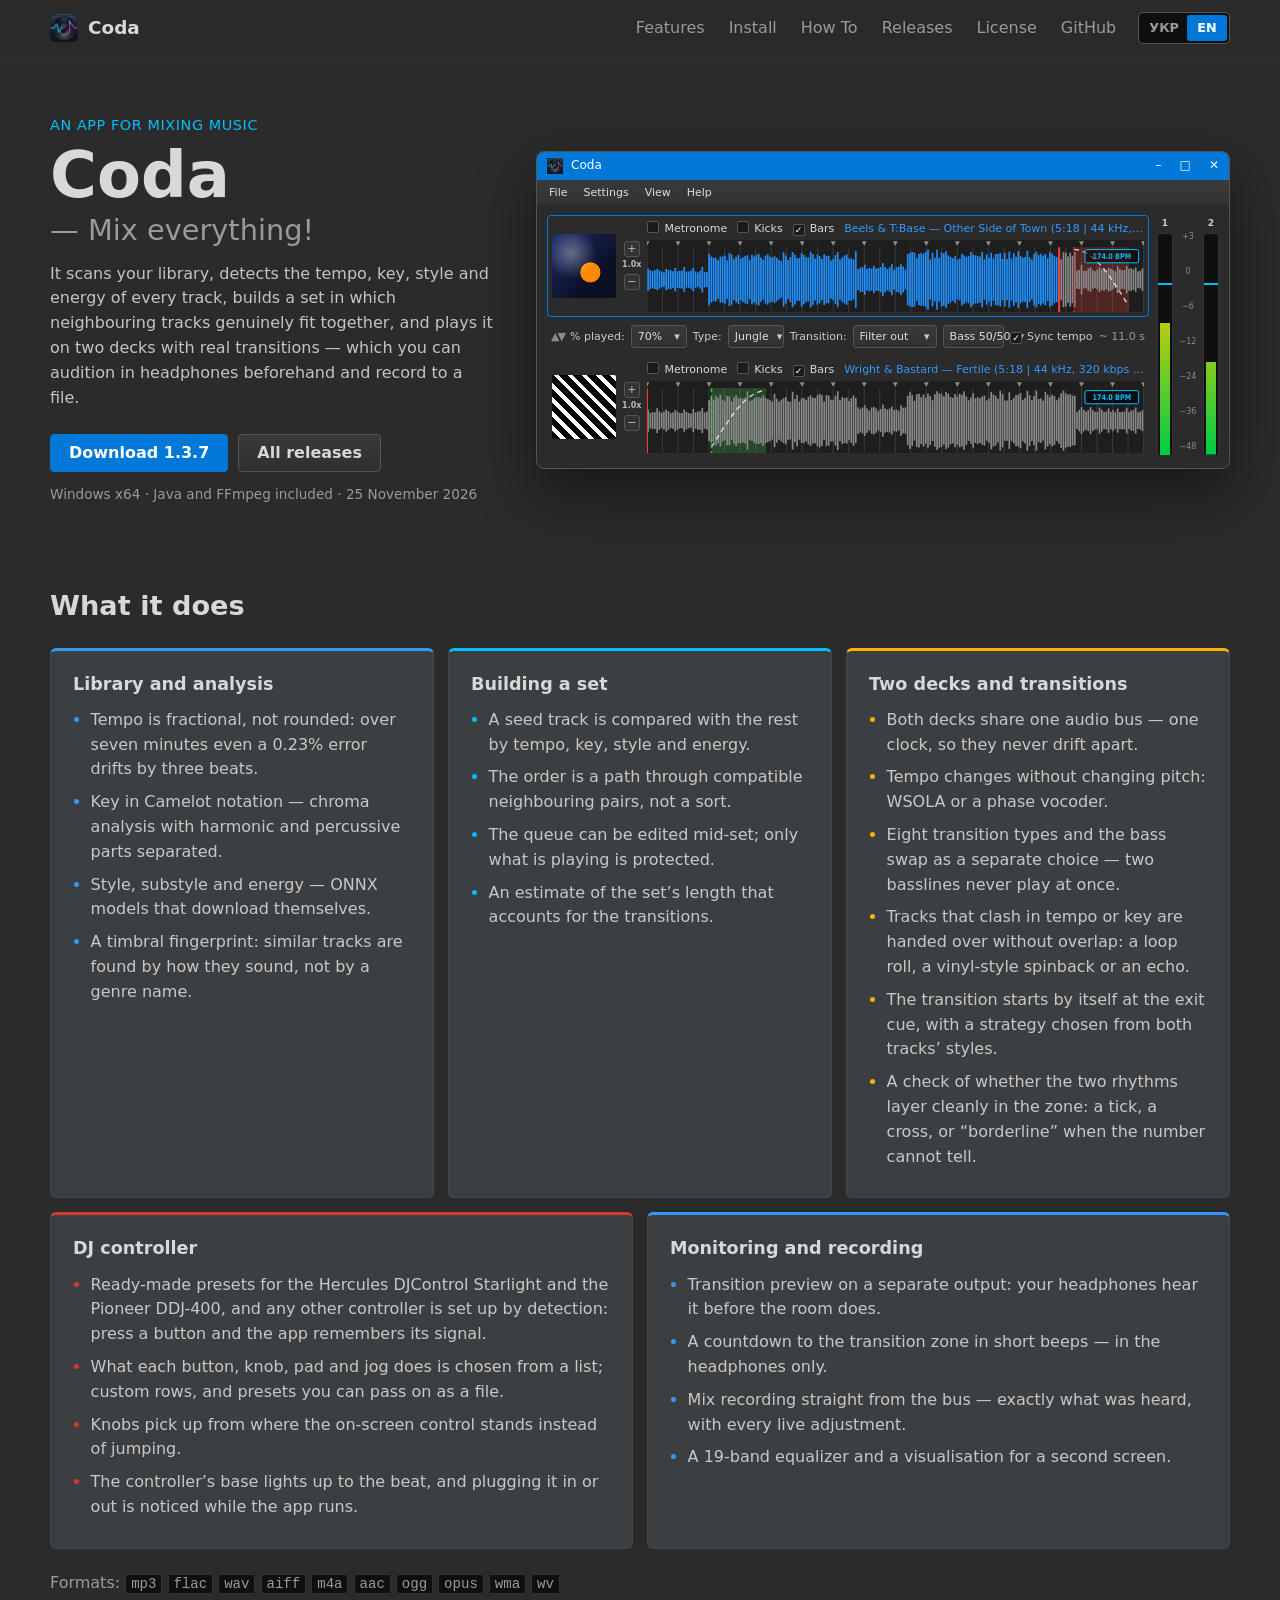
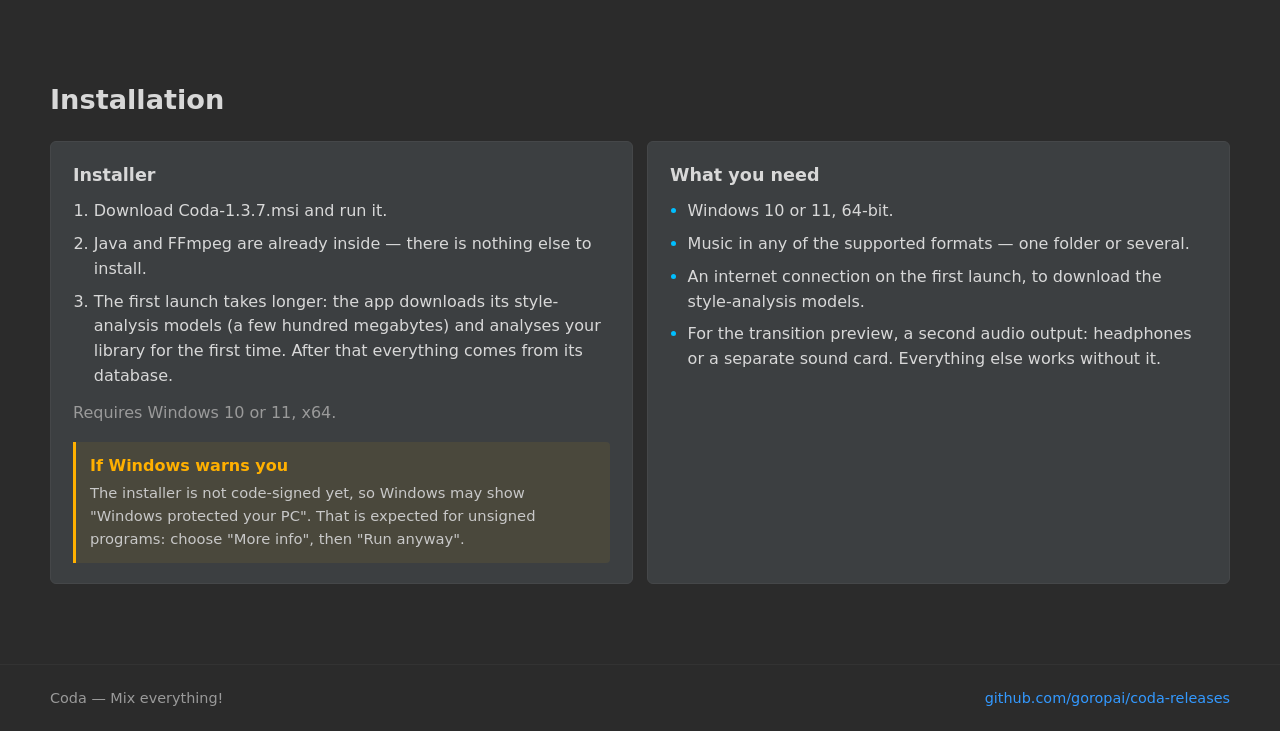
<file: index.html>
<!doctype html>
<html lang="uk">
  <head>
    <meta charset="UTF-8" />
    <meta name="viewport" content="width=device-width, initial-scale=1.0" />
    <meta name="description" content="Coda — застосунок для зведення музики: аналіз фонотеки, добір сету й дві деки зі справжніми переходами." />
    <meta name="theme-color" content="#2b2b2b" />
    <link rel="icon" type="image/png" href="./icon.png" />
    <title>Coda — Mix everything!</title>
    <script type="module" crossorigin src="./assets/main-BbF6M-7a.js"></script>
    <link rel="modulepreload" crossorigin href="./assets/styles-Vh-4CpHq.js">
    <link rel="modulepreload" crossorigin href="./assets/usePage-DmwaCcfL.js">
    <link rel="stylesheet" crossorigin href="./assets/styles-BgkcF0GA.css">
  </head>
  <body>
    <div id="root"></div>
  </body>
</html>
</file>
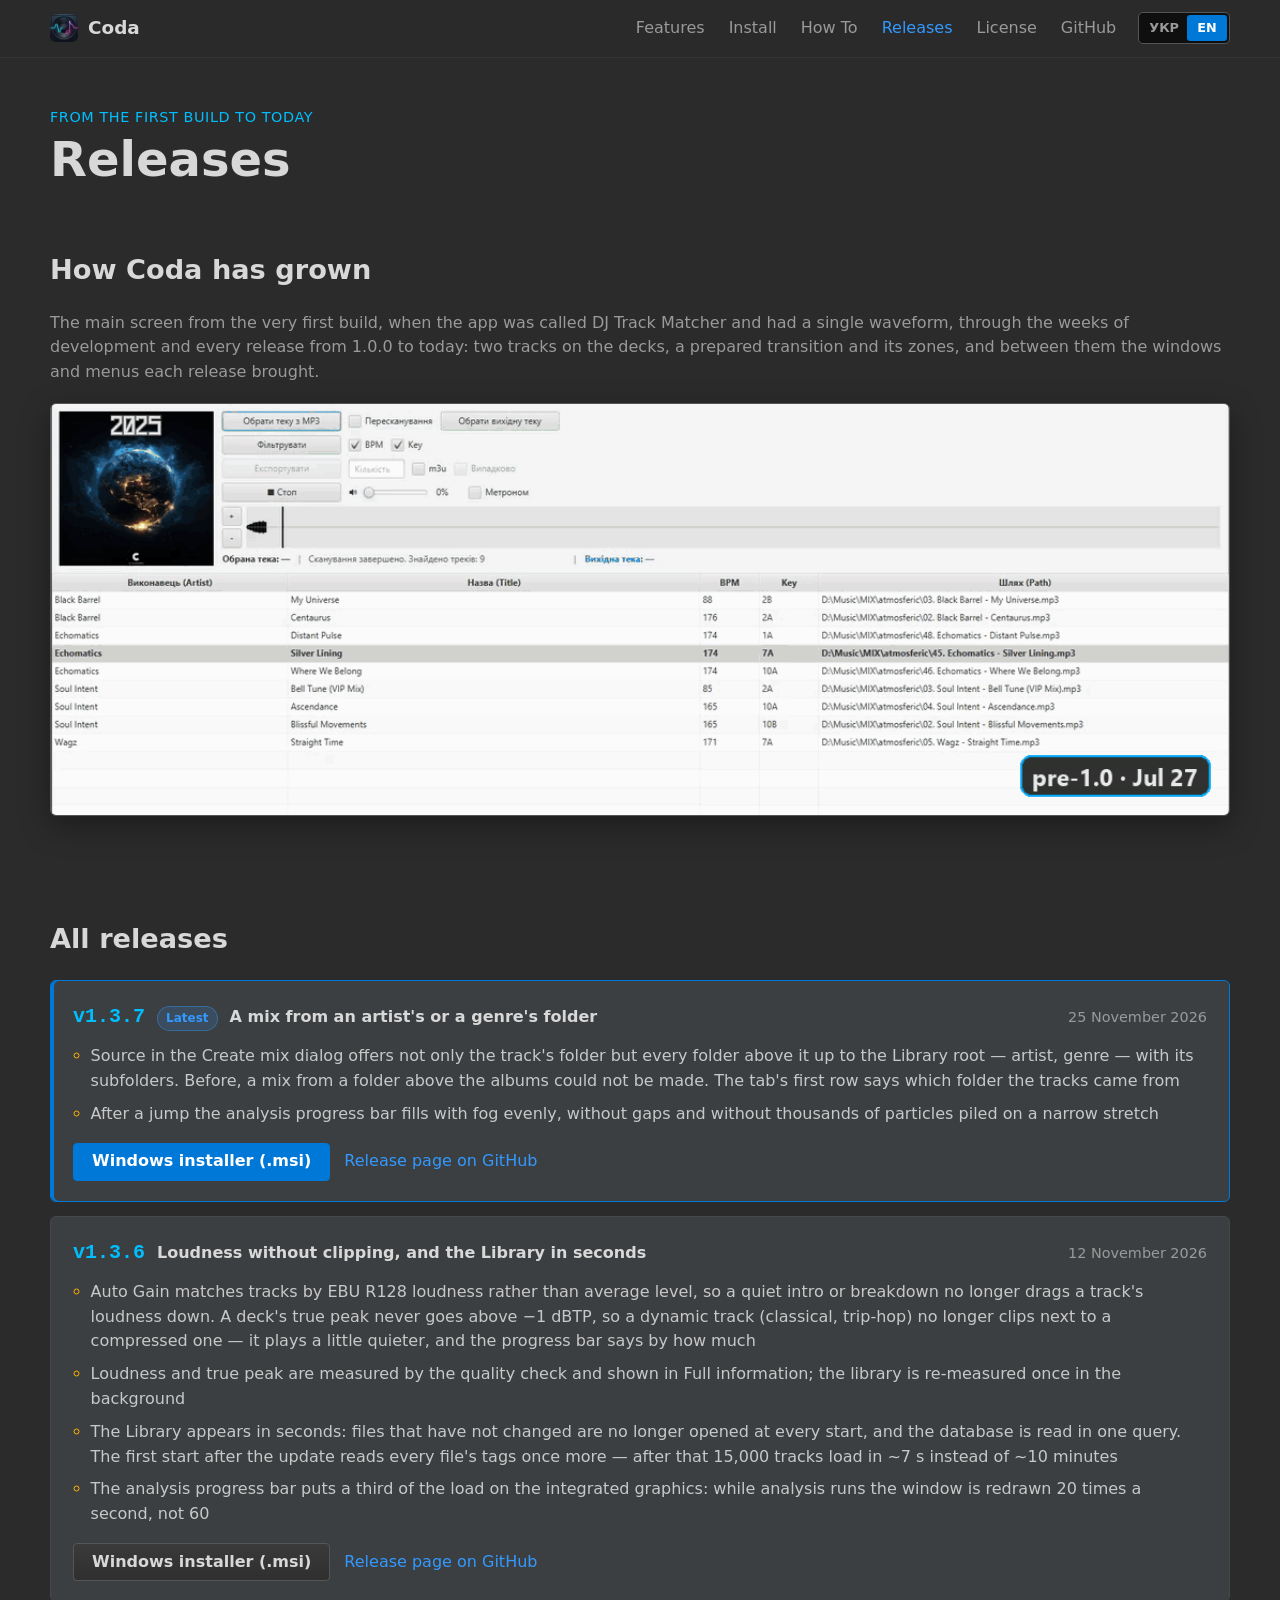
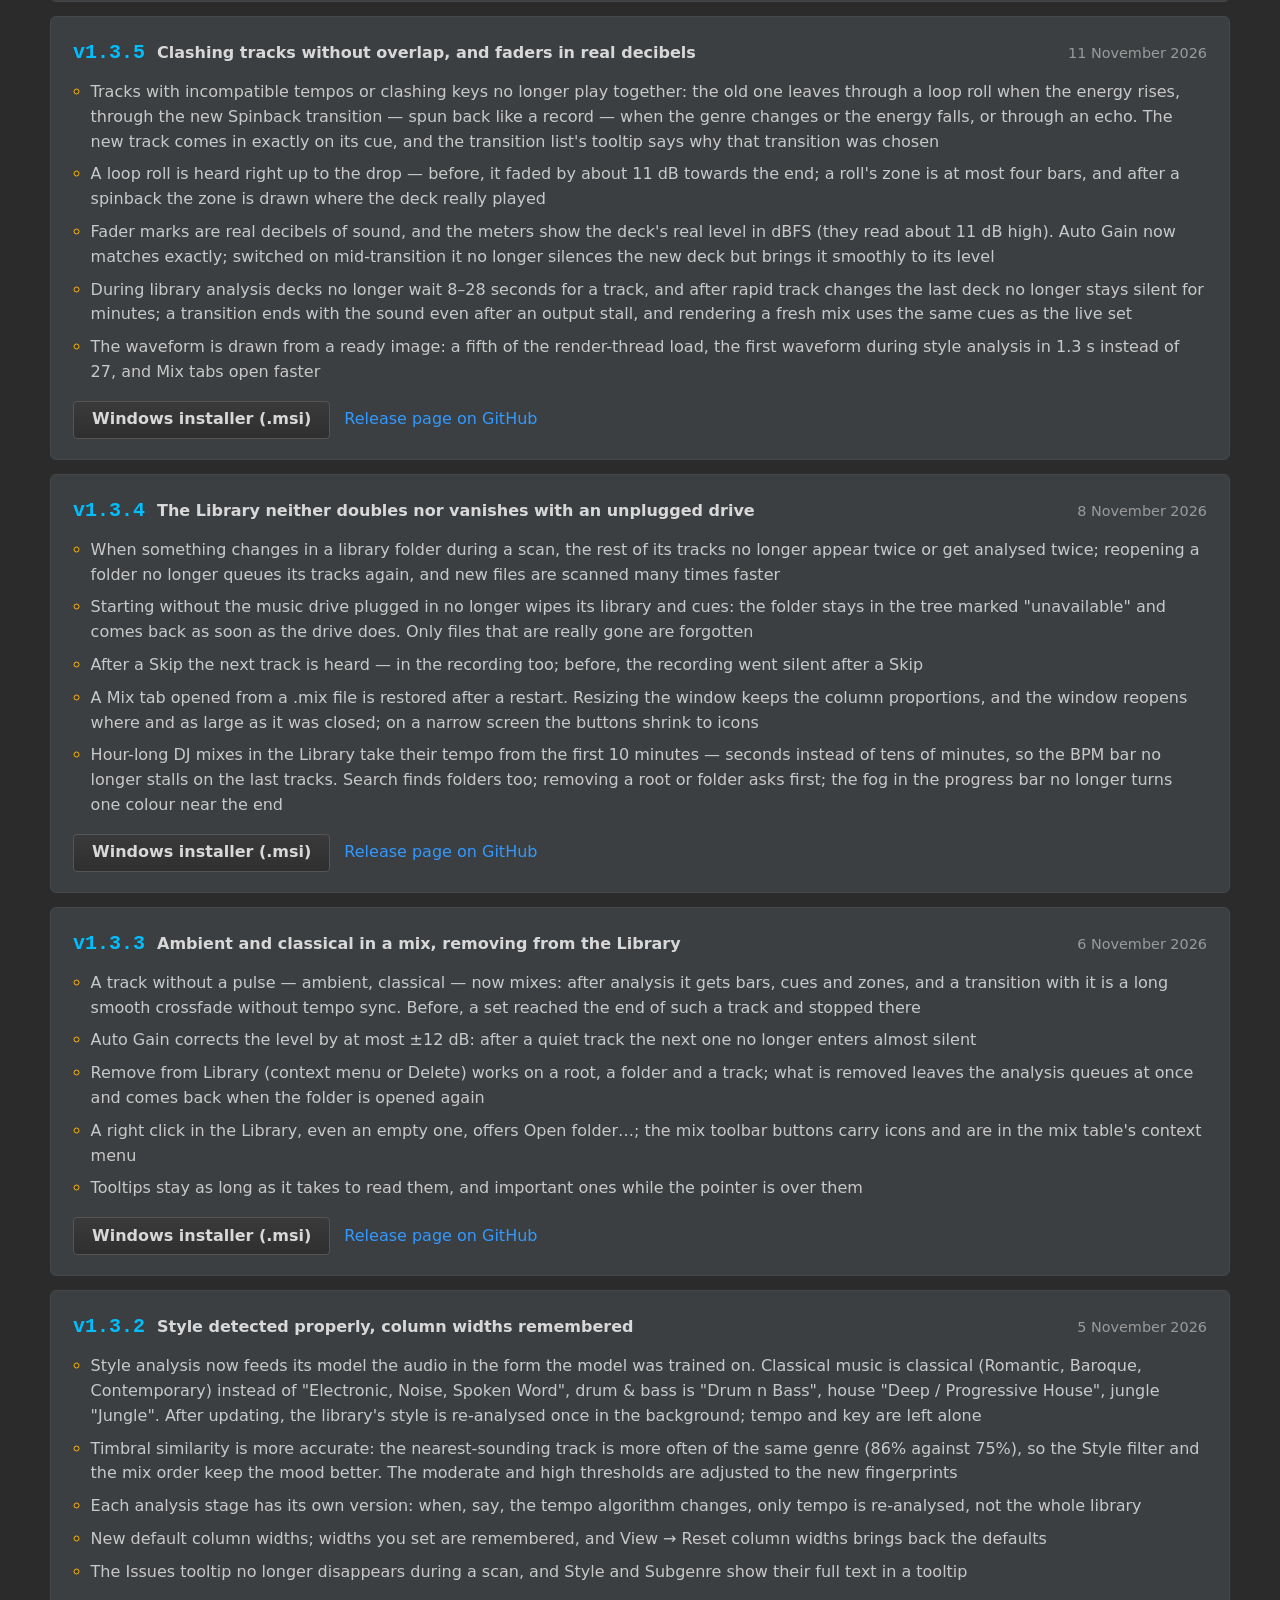
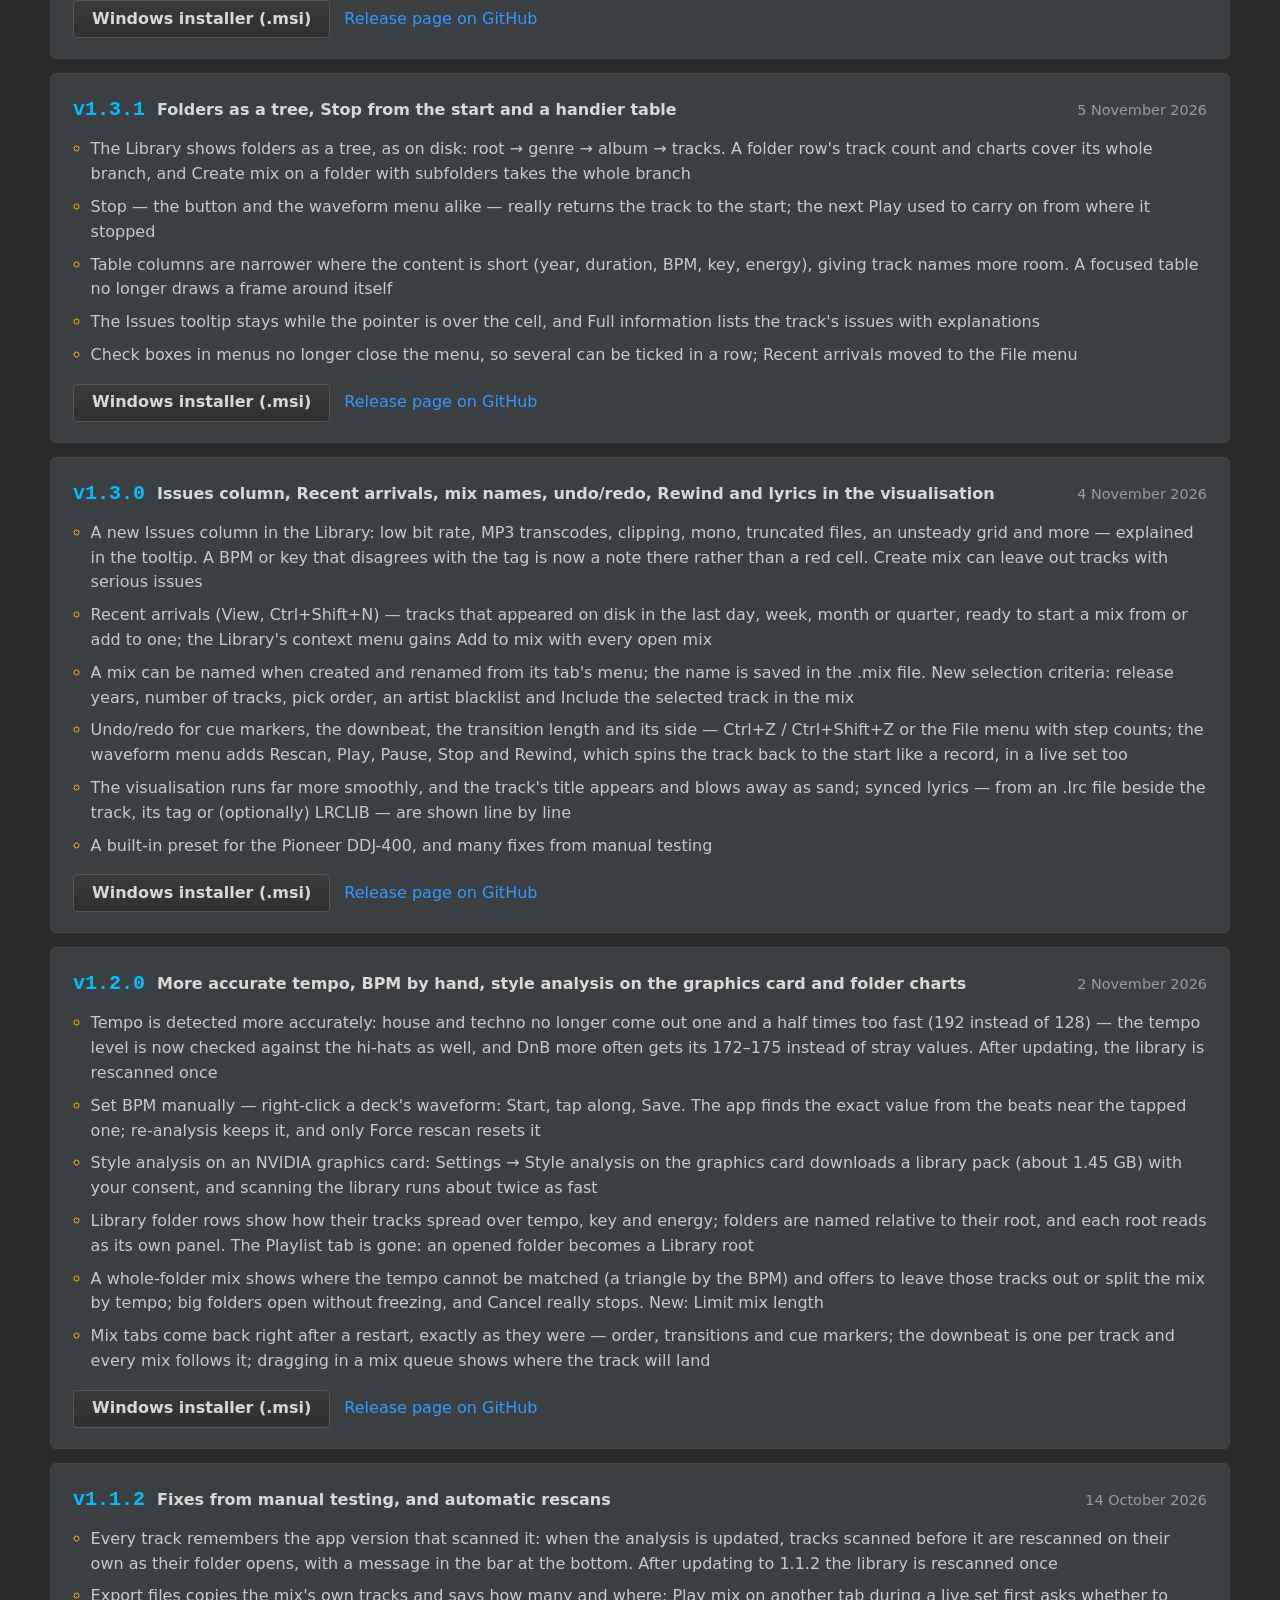
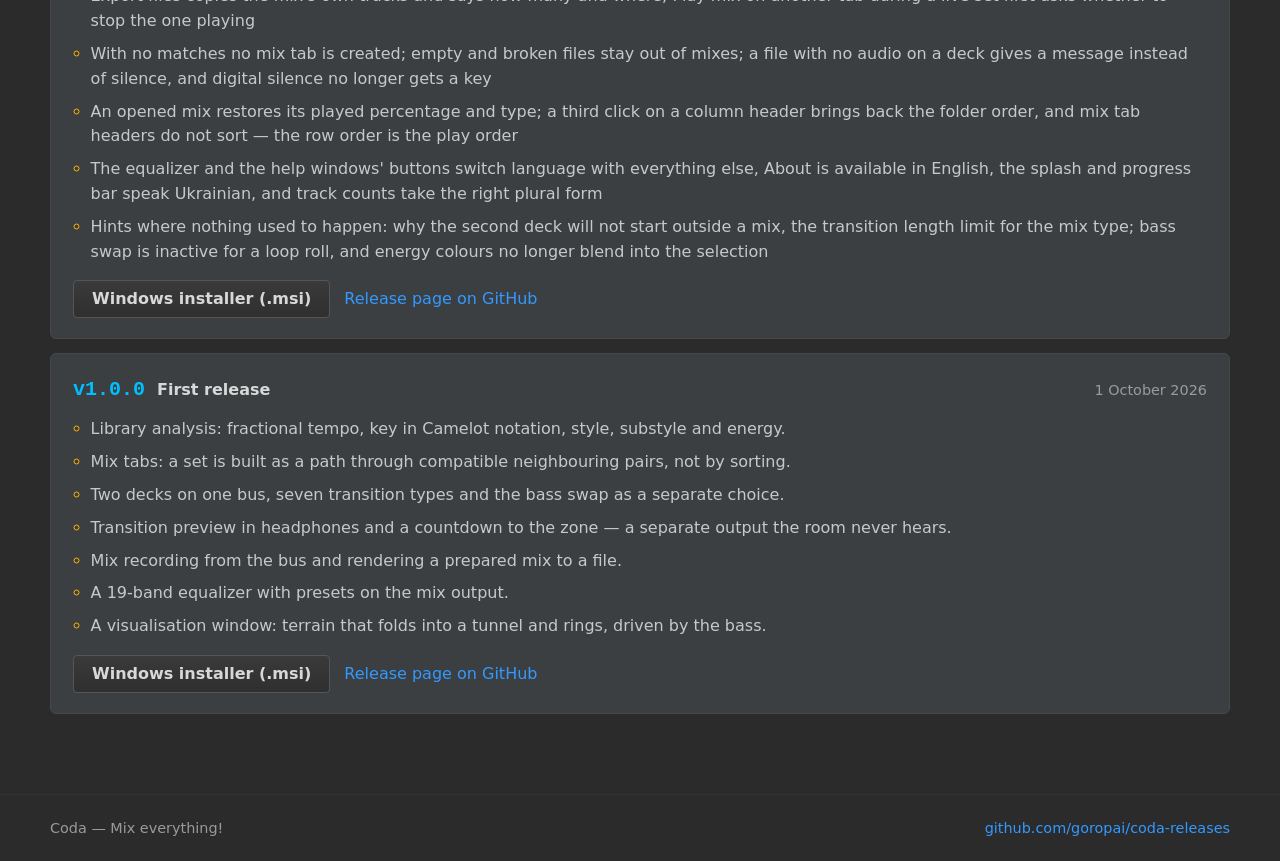
<file: history.html>
<!doctype html>
<html lang="uk">
  <head>
    <meta charset="UTF-8" />
    <meta name="viewport" content="width=device-width, initial-scale=1.0" />
    <meta name="description" content="Як змінювалася Coda: таймлапс головного екрана й усі релізи з їхніми змінами й інсталяторами." />
    <meta name="theme-color" content="#2b2b2b" />
    <link rel="icon" type="image/png" href="./icon.png" />
    <title>Coda — Релізи</title>
    <script type="module" crossorigin src="./assets/history-1qS-NrTP.js"></script>
    <link rel="modulepreload" crossorigin href="./assets/styles-Vh-4CpHq.js">
    <link rel="modulepreload" crossorigin href="./assets/usePage-DmwaCcfL.js">
    <link rel="modulepreload" crossorigin href="./assets/Zoomable-BI_UxAUF.js">
    <link rel="stylesheet" crossorigin href="./assets/styles-BgkcF0GA.css">
  </head>
  <body>
    <div id="root"></div>
  </body>
</html>
</file>
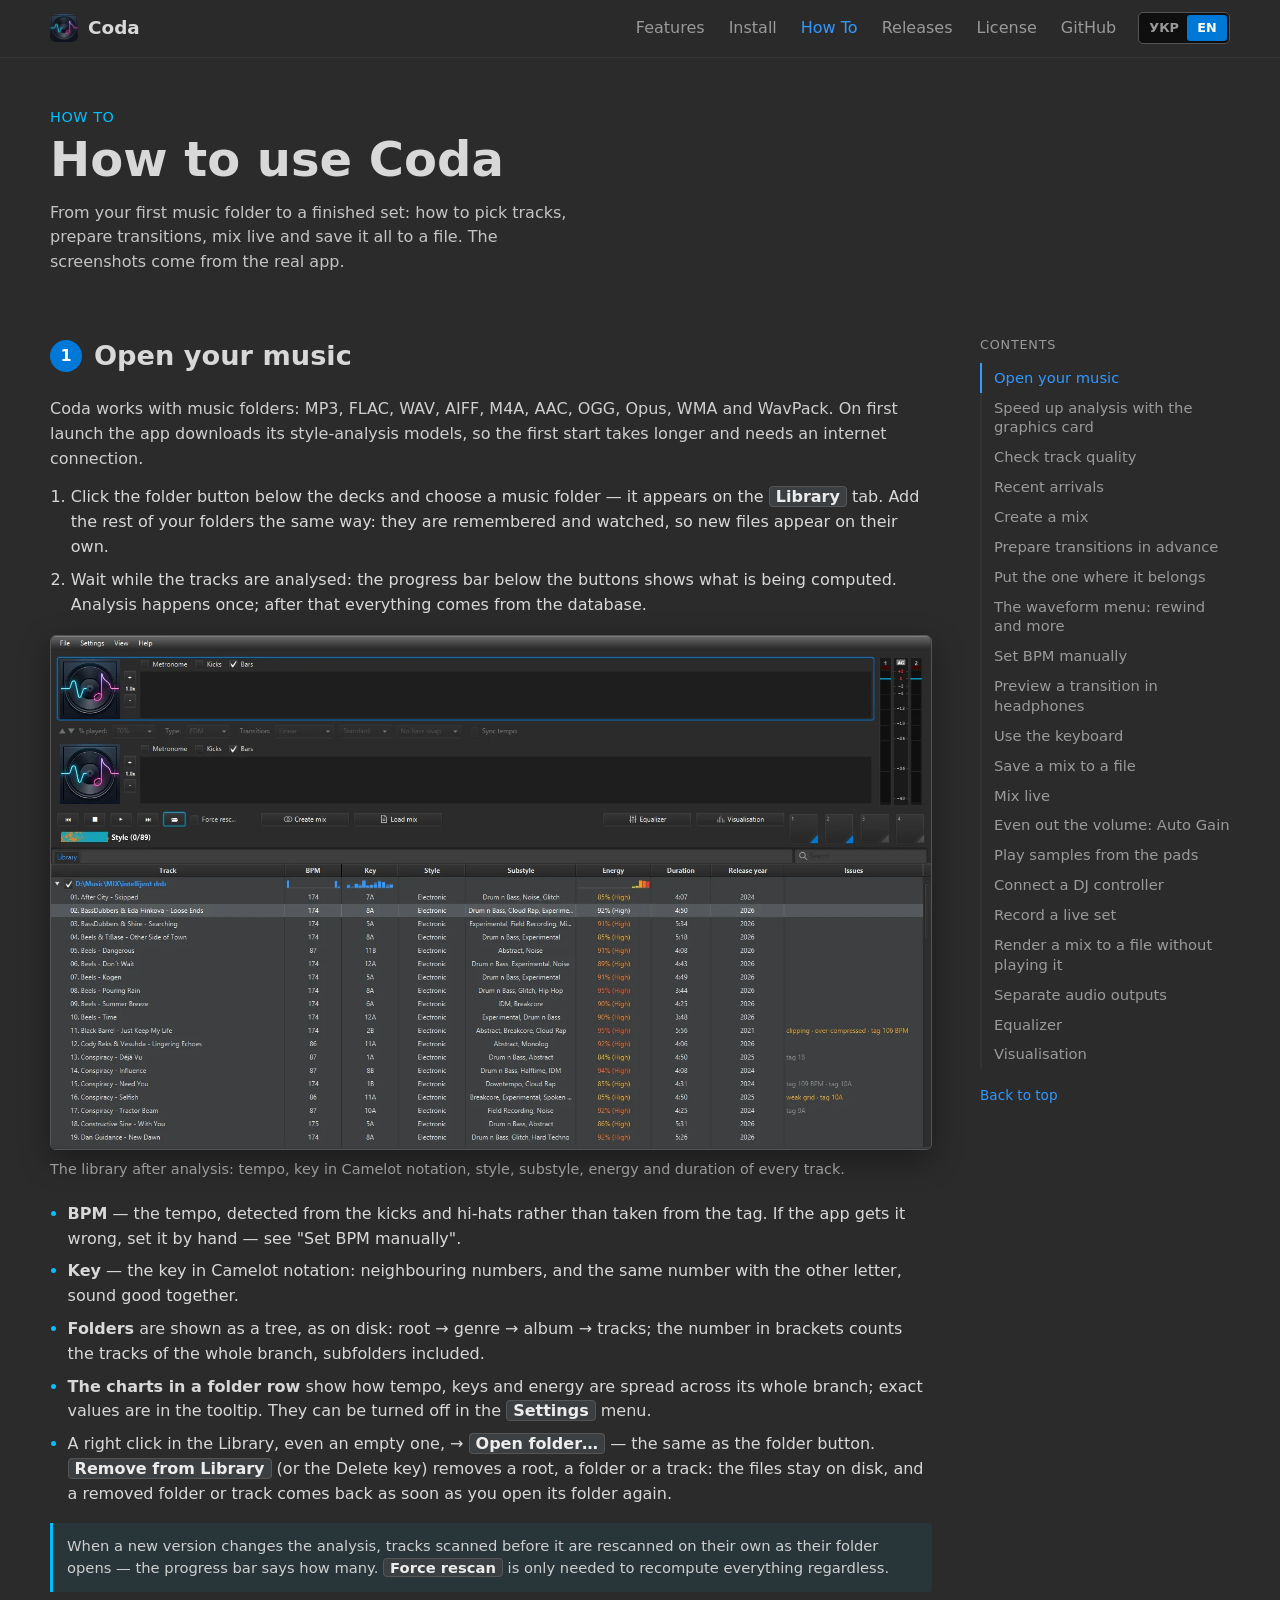
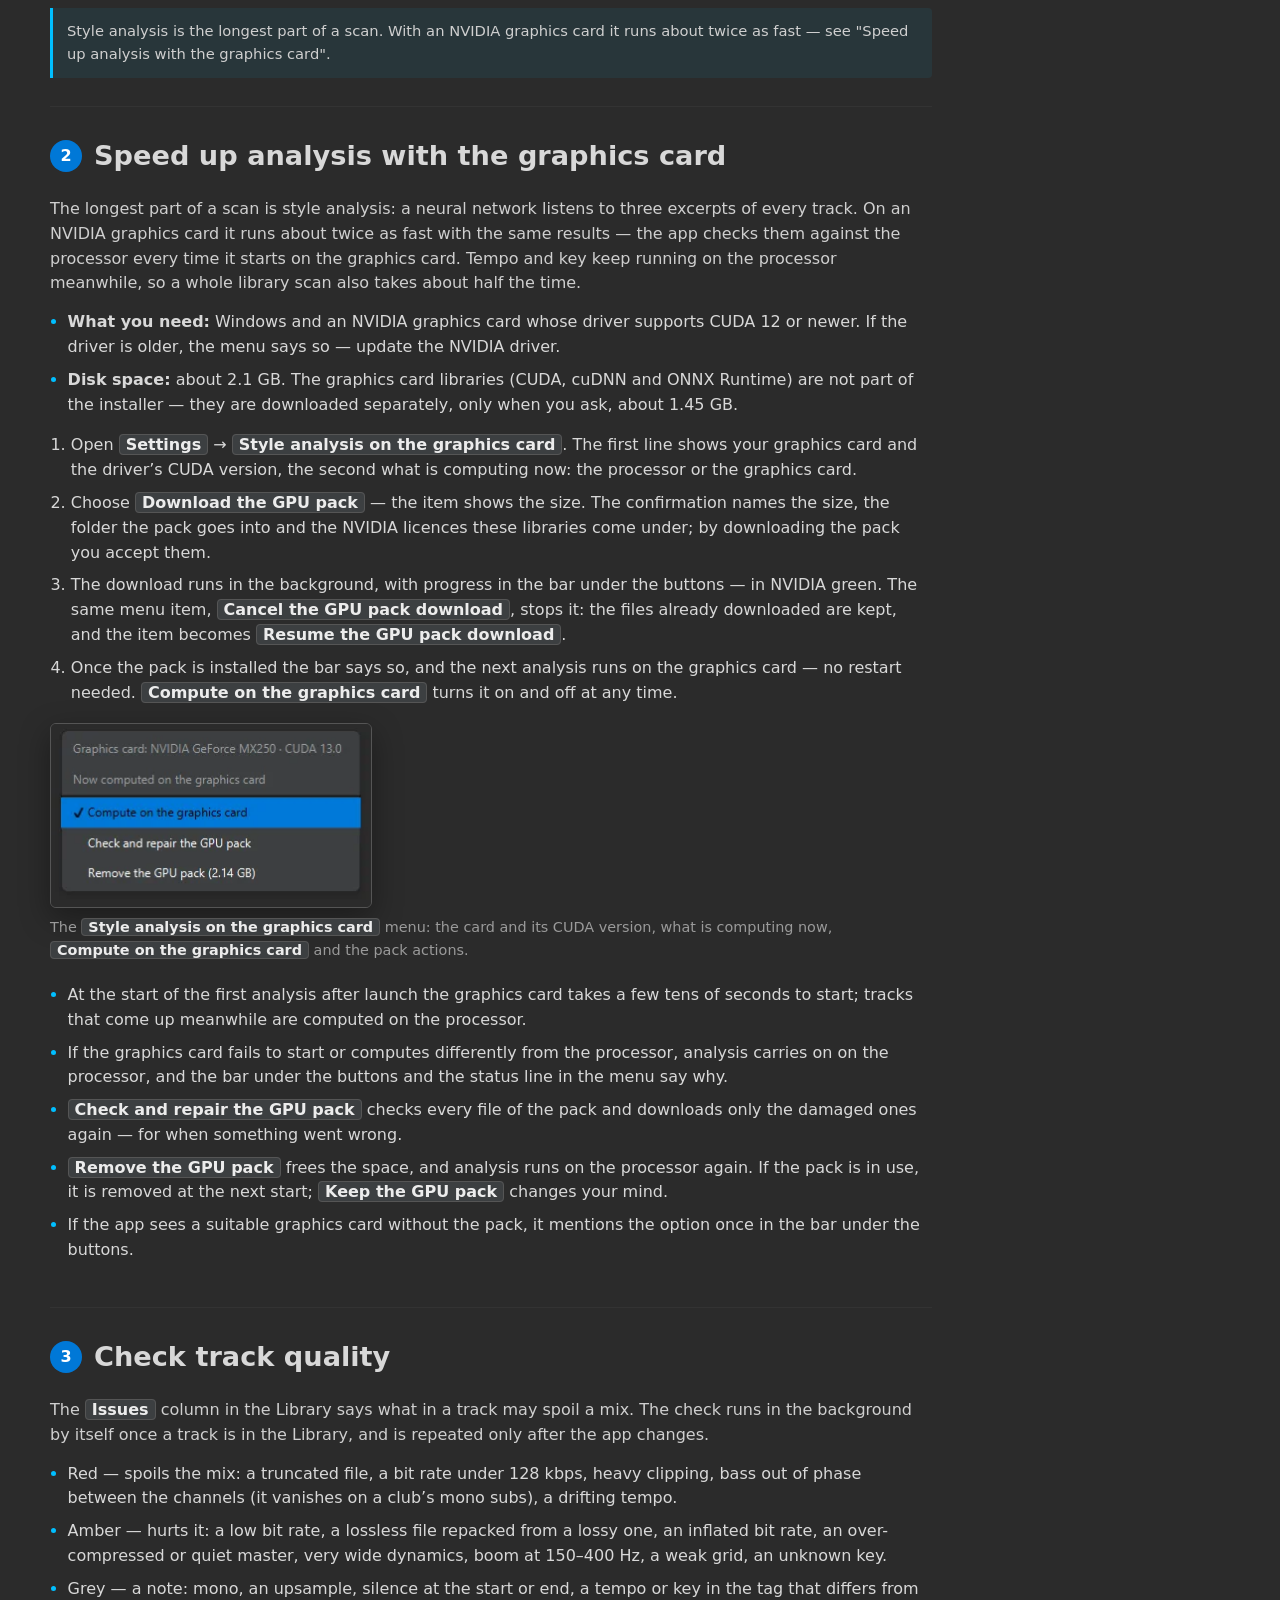
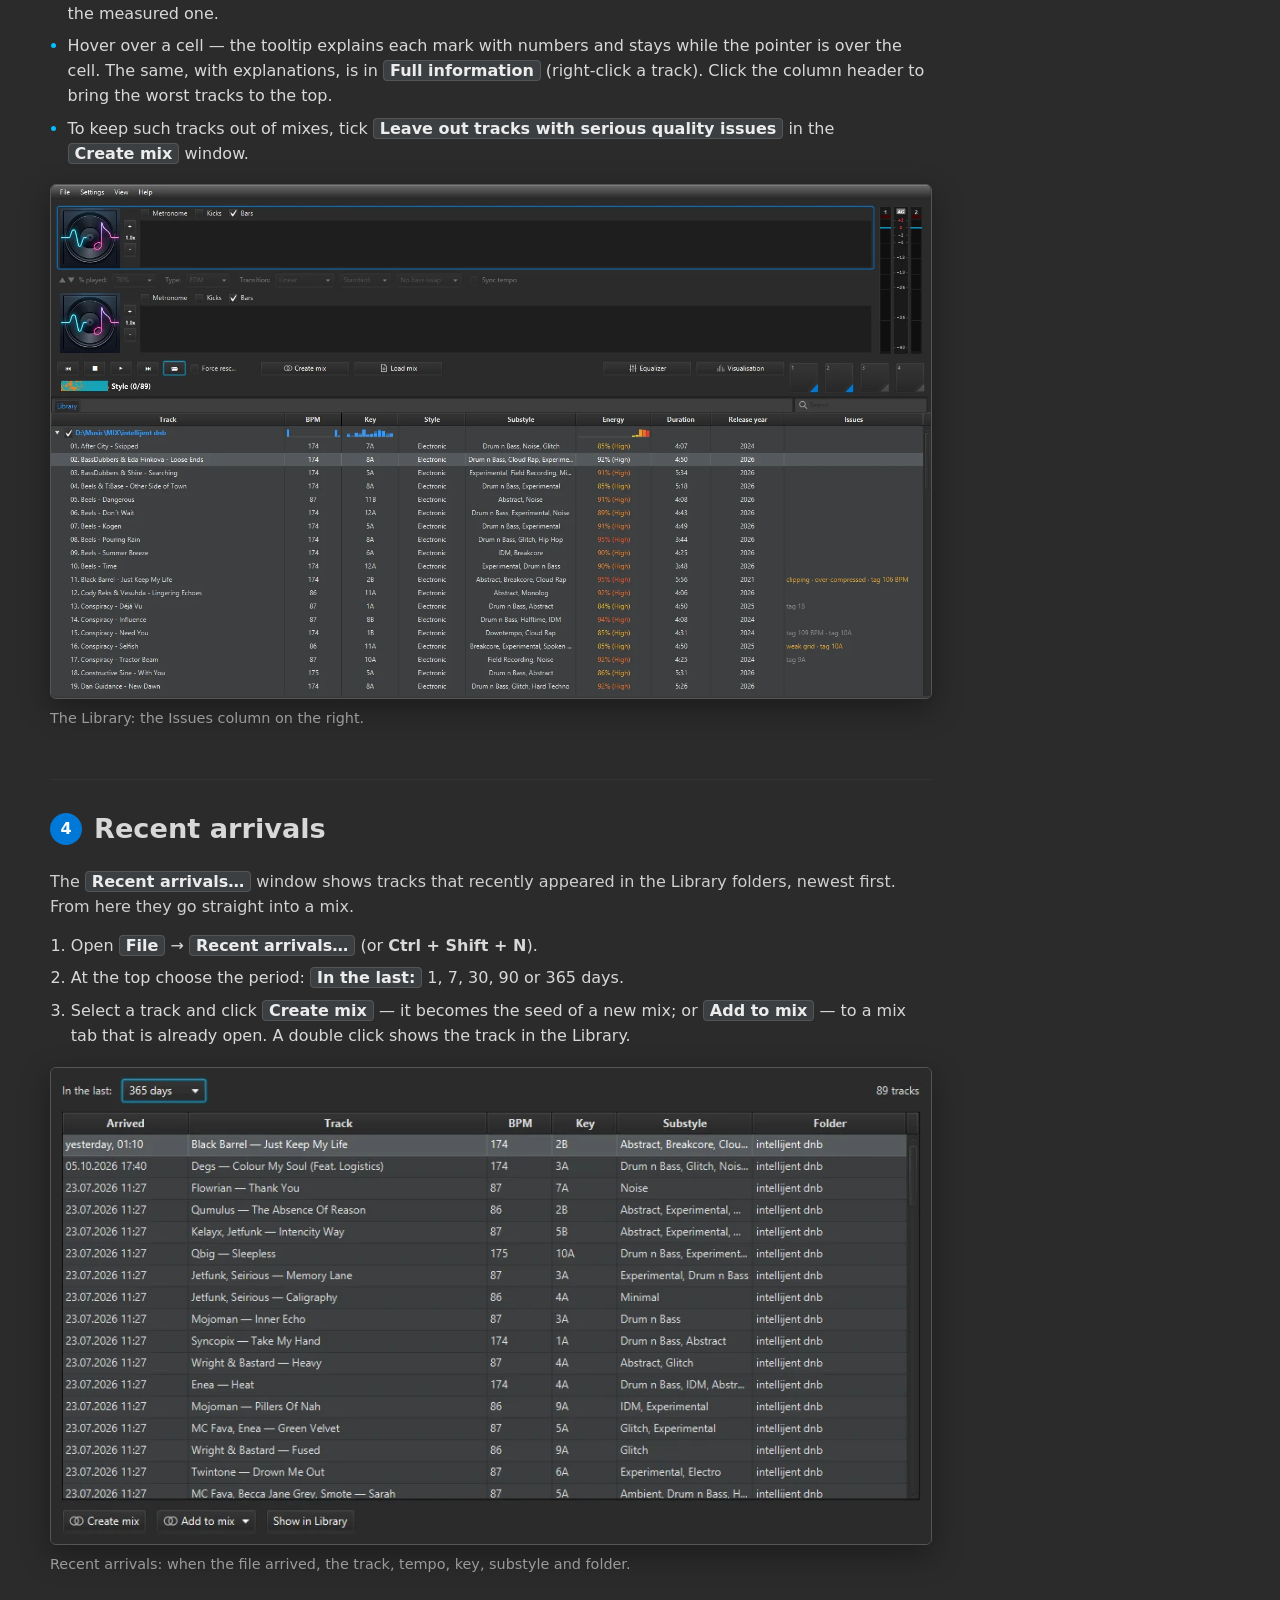
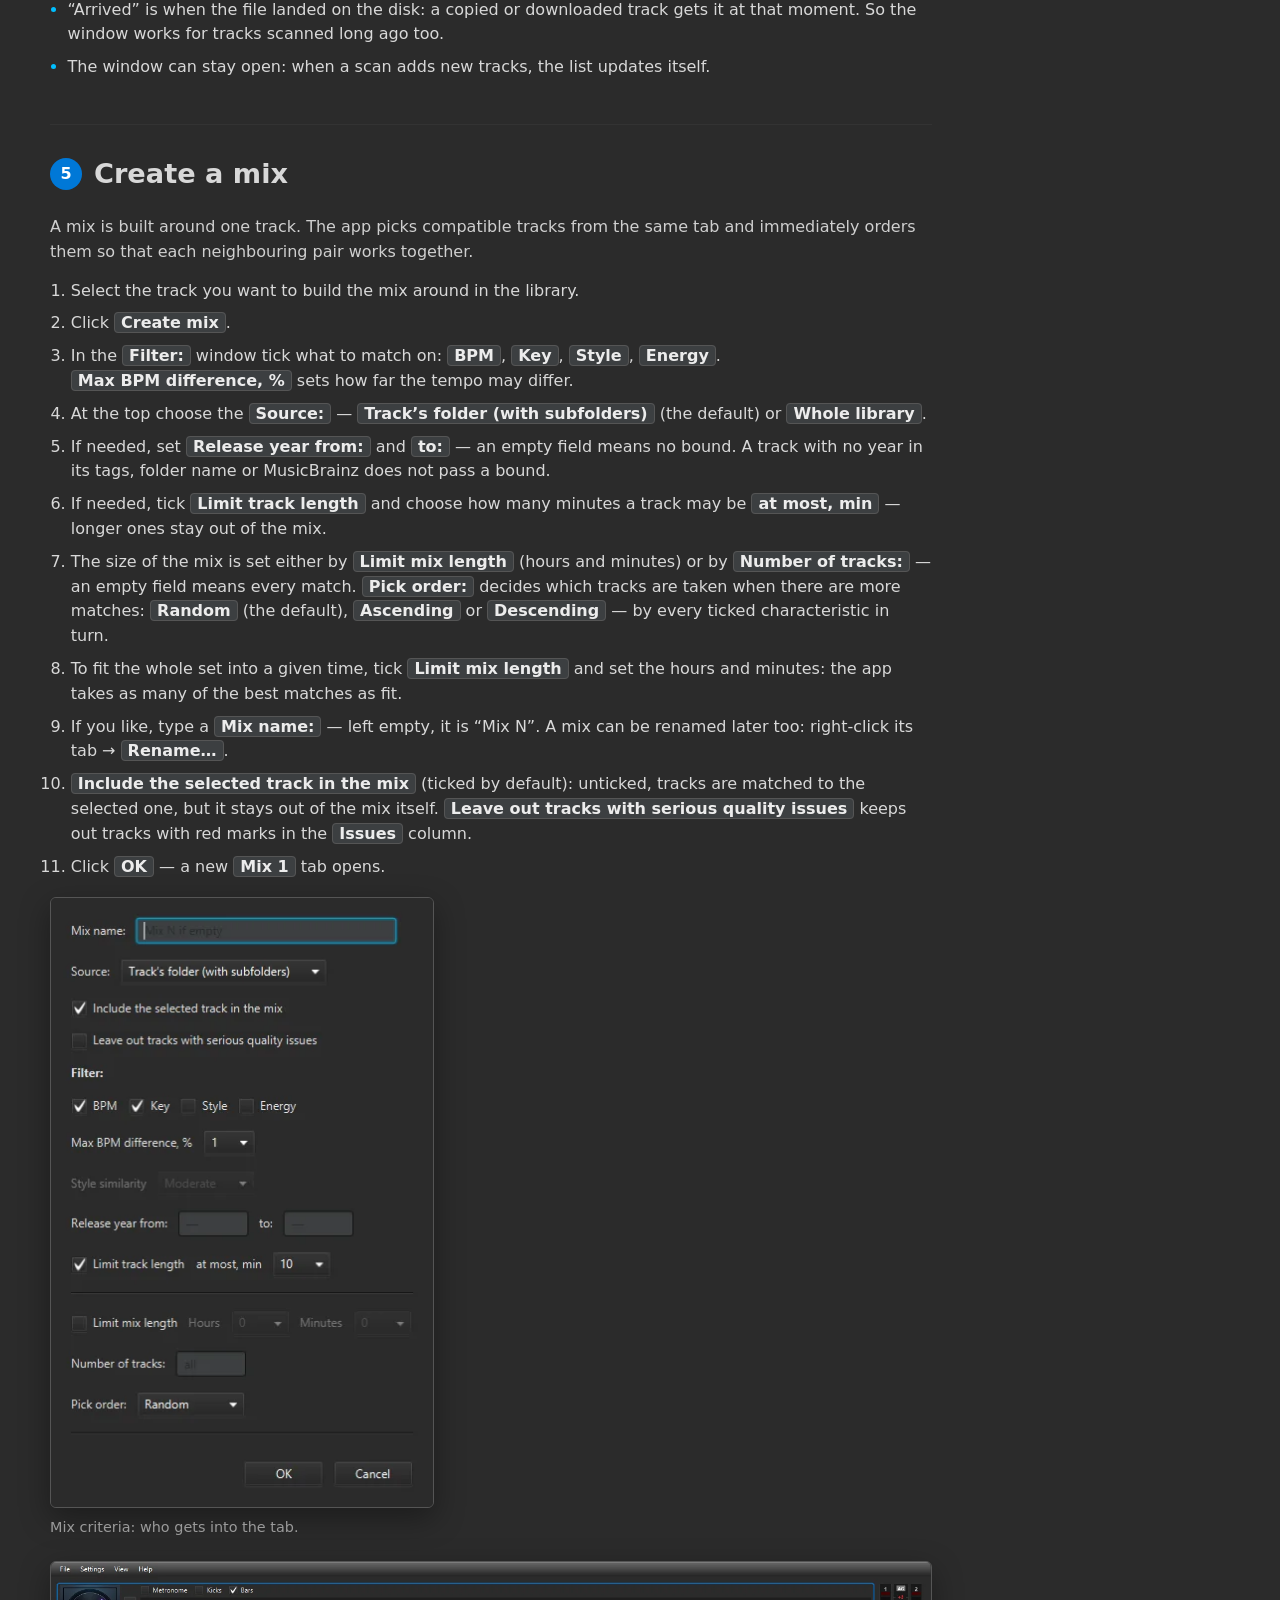
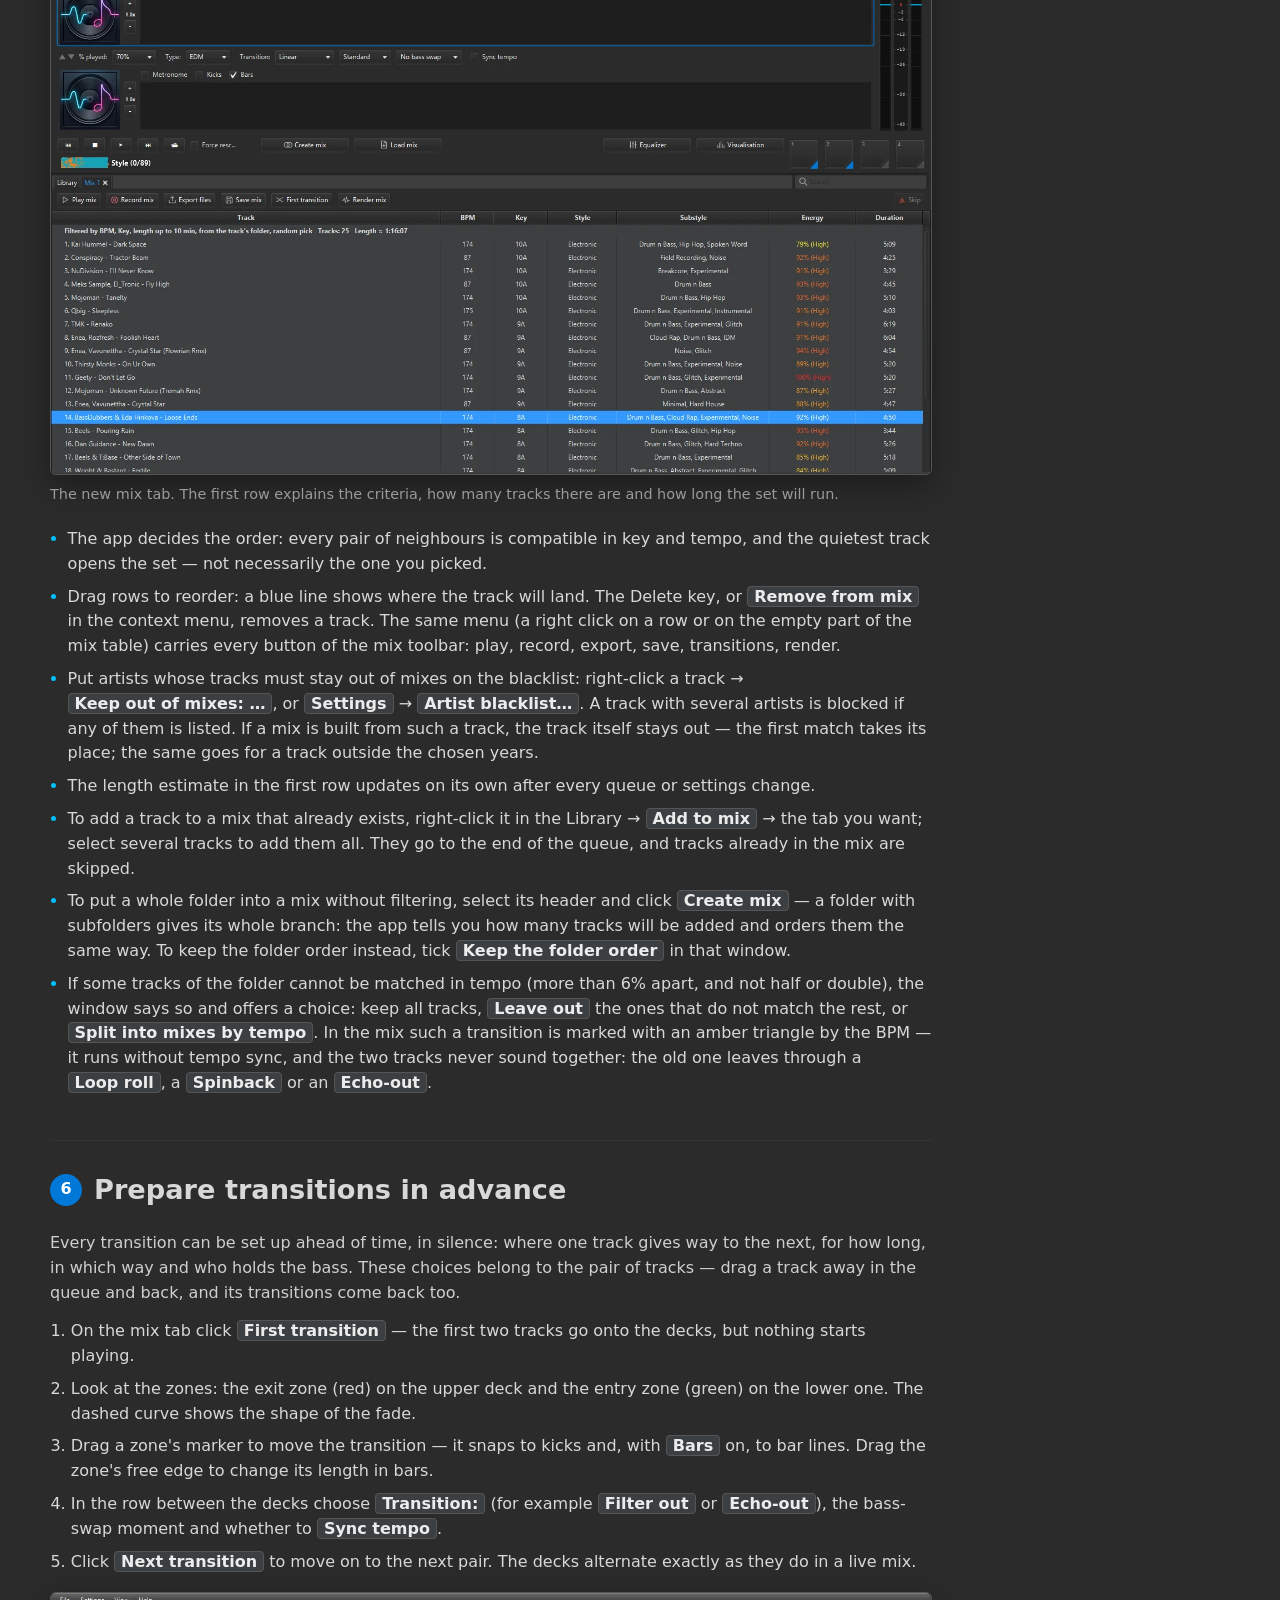
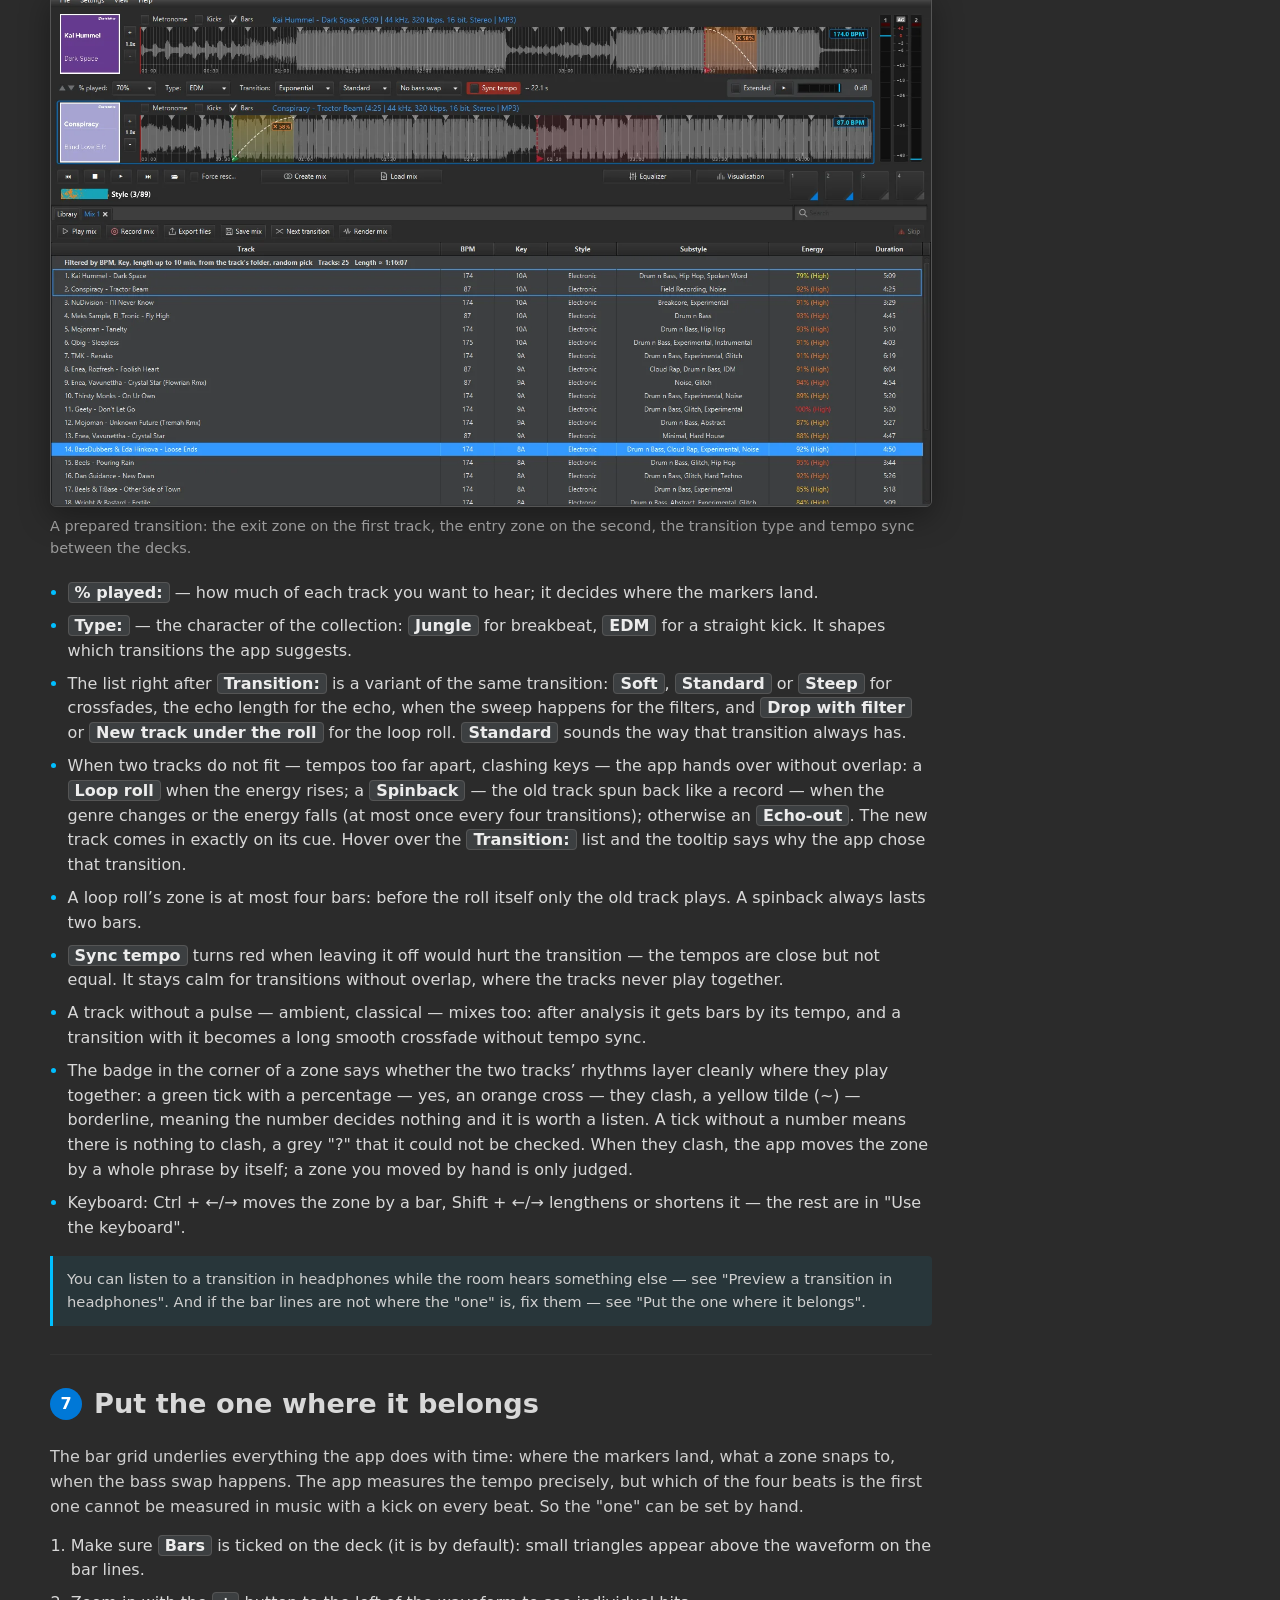
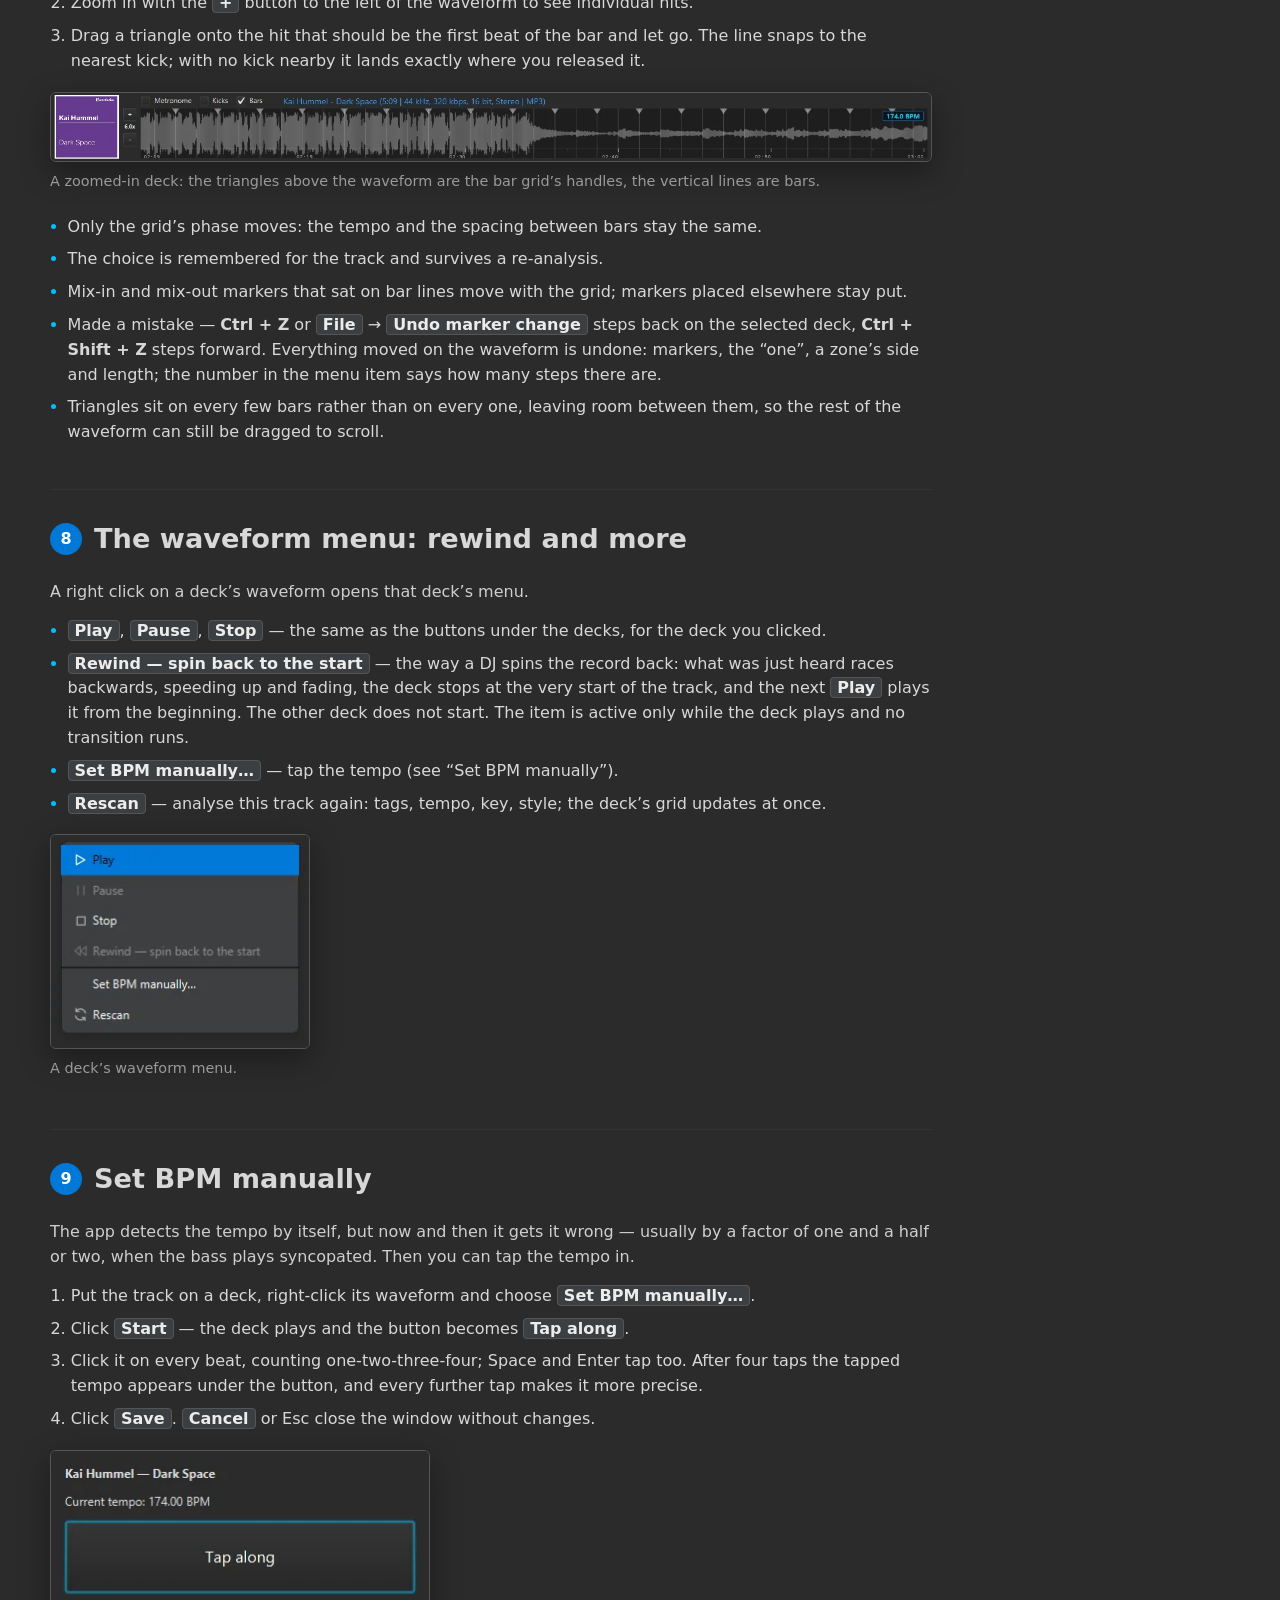
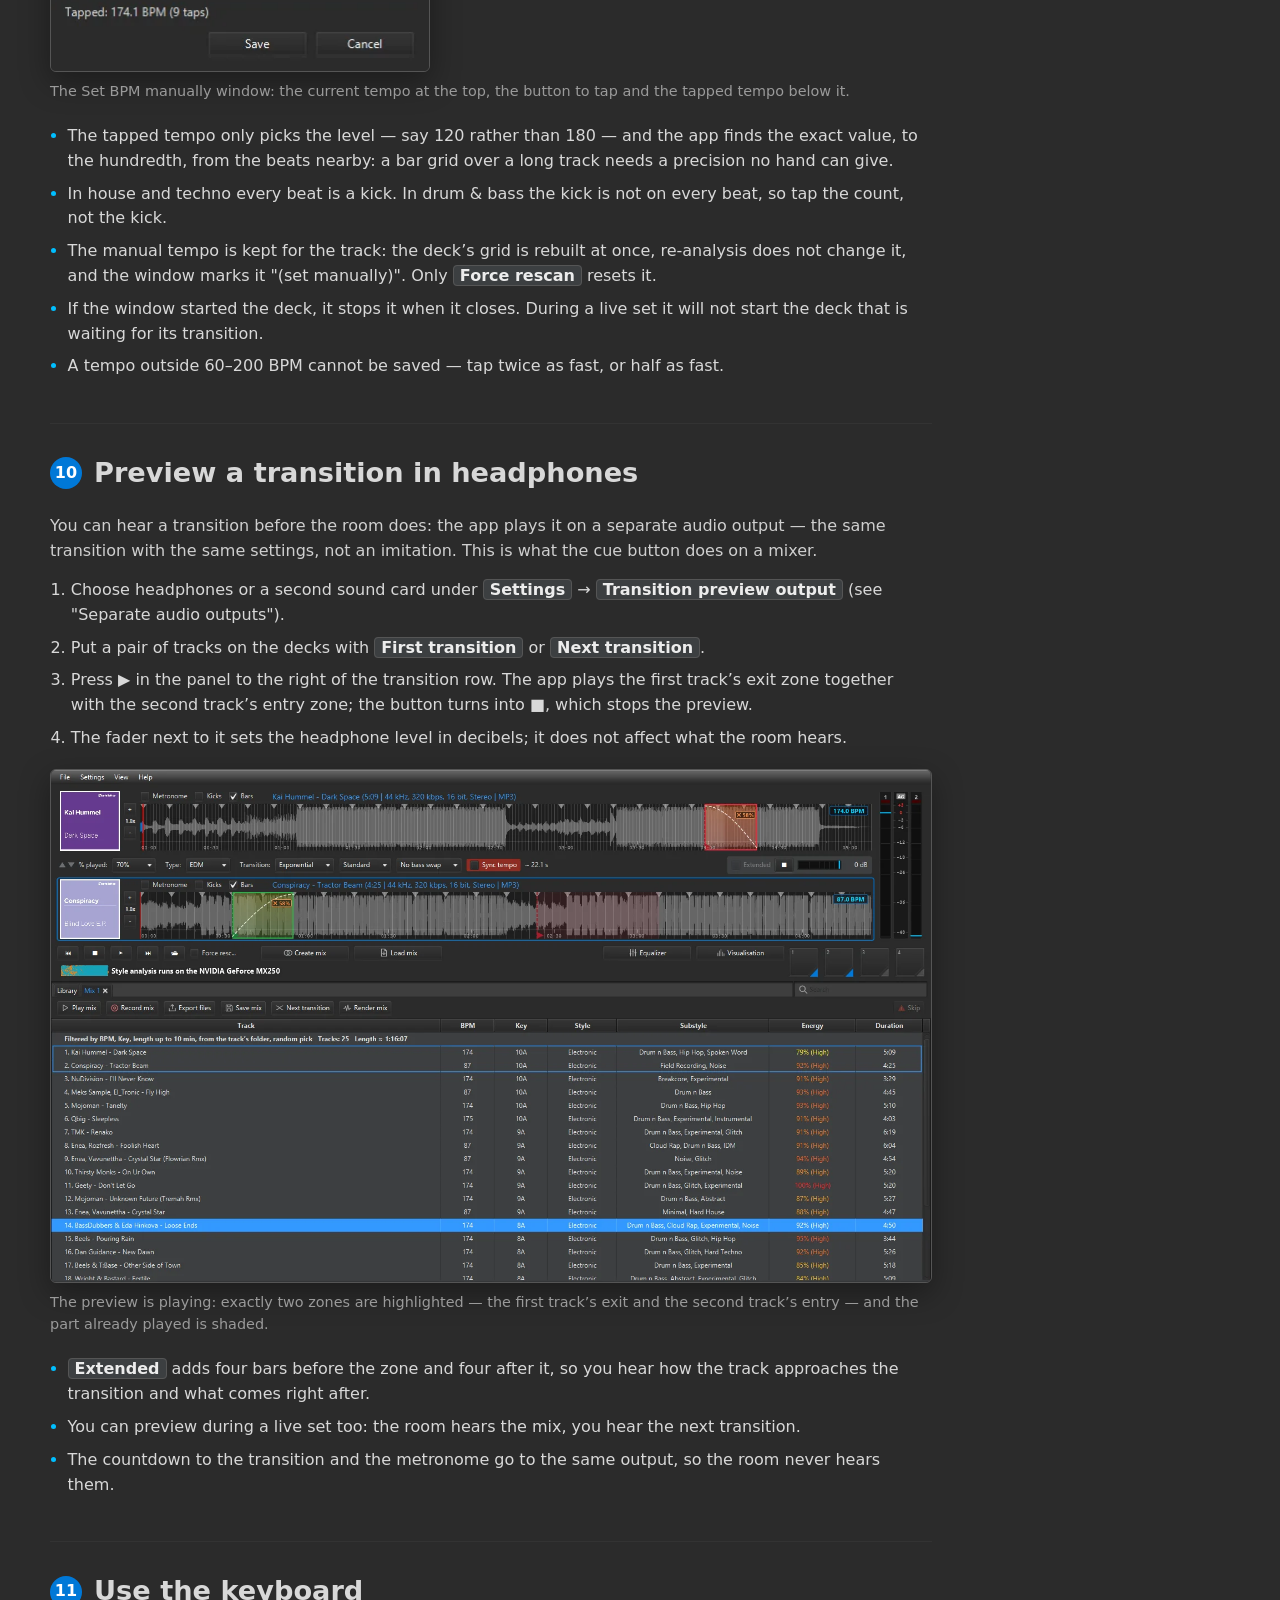
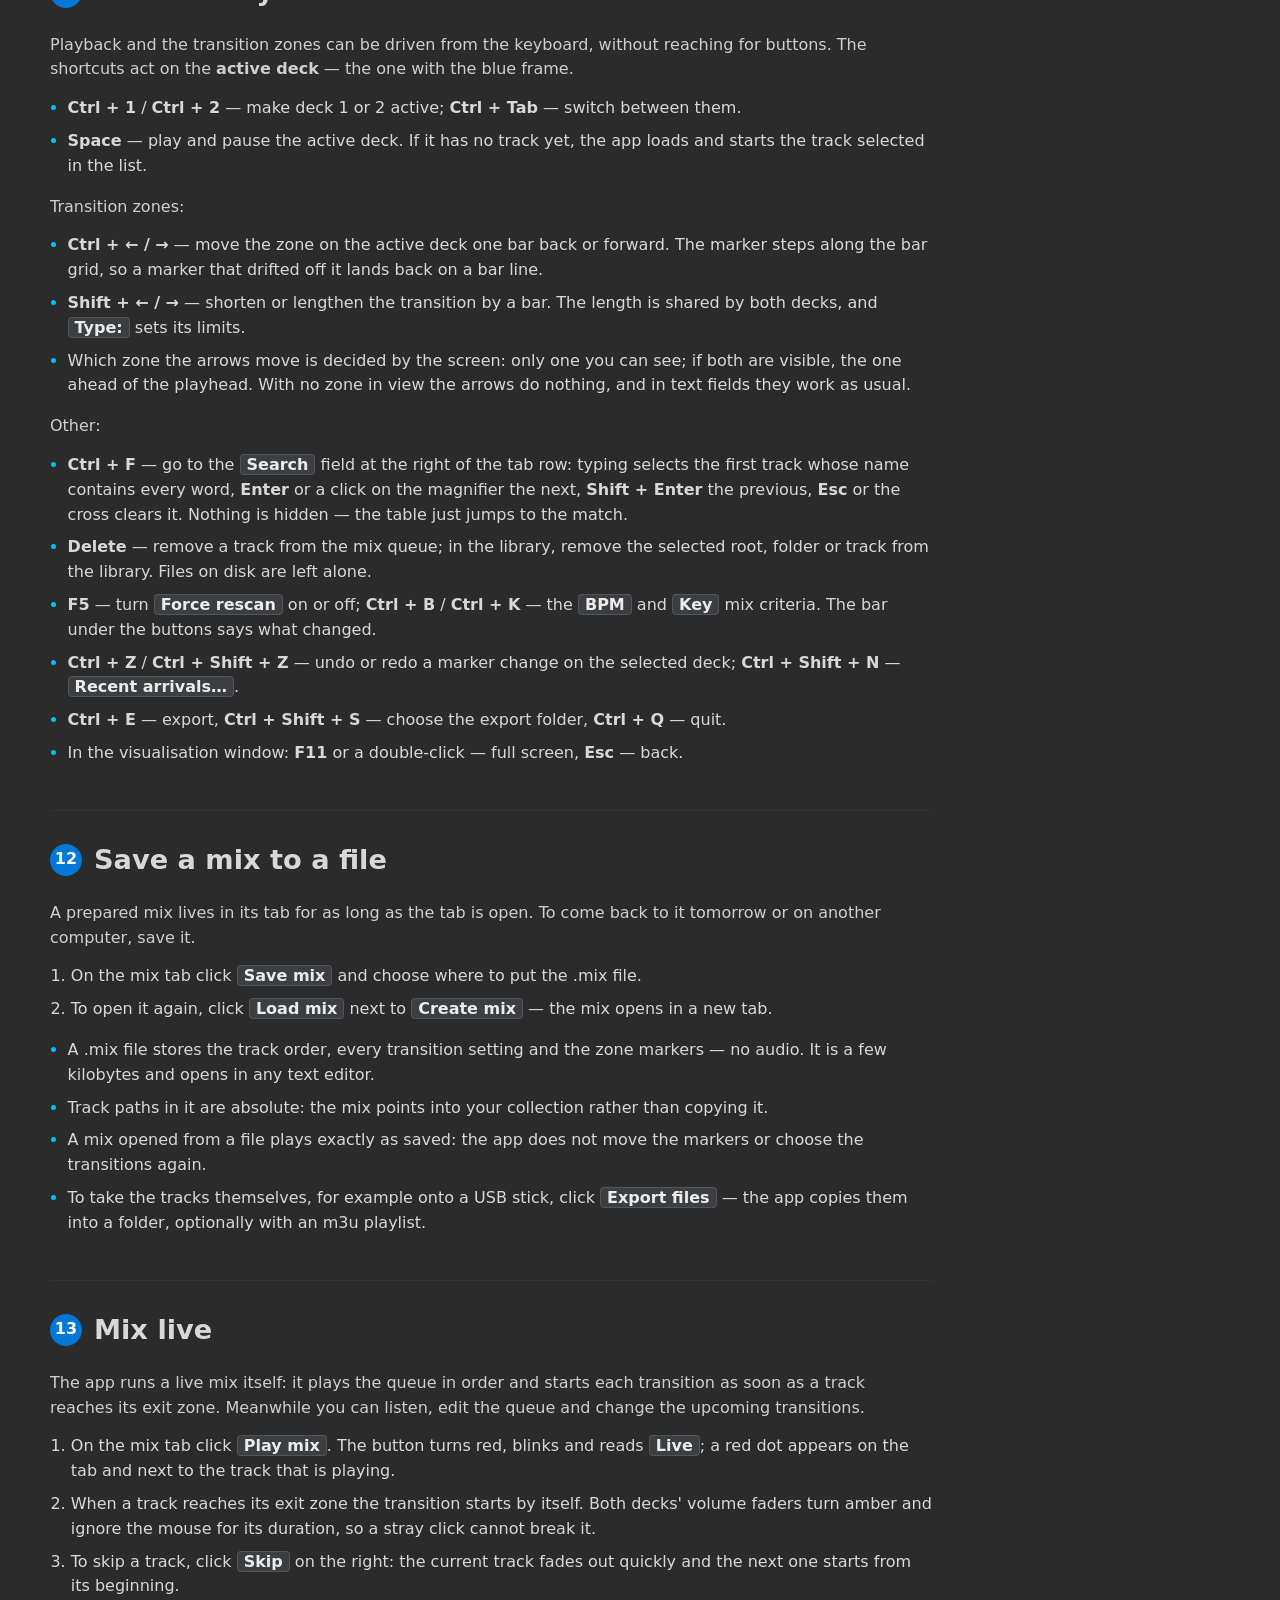
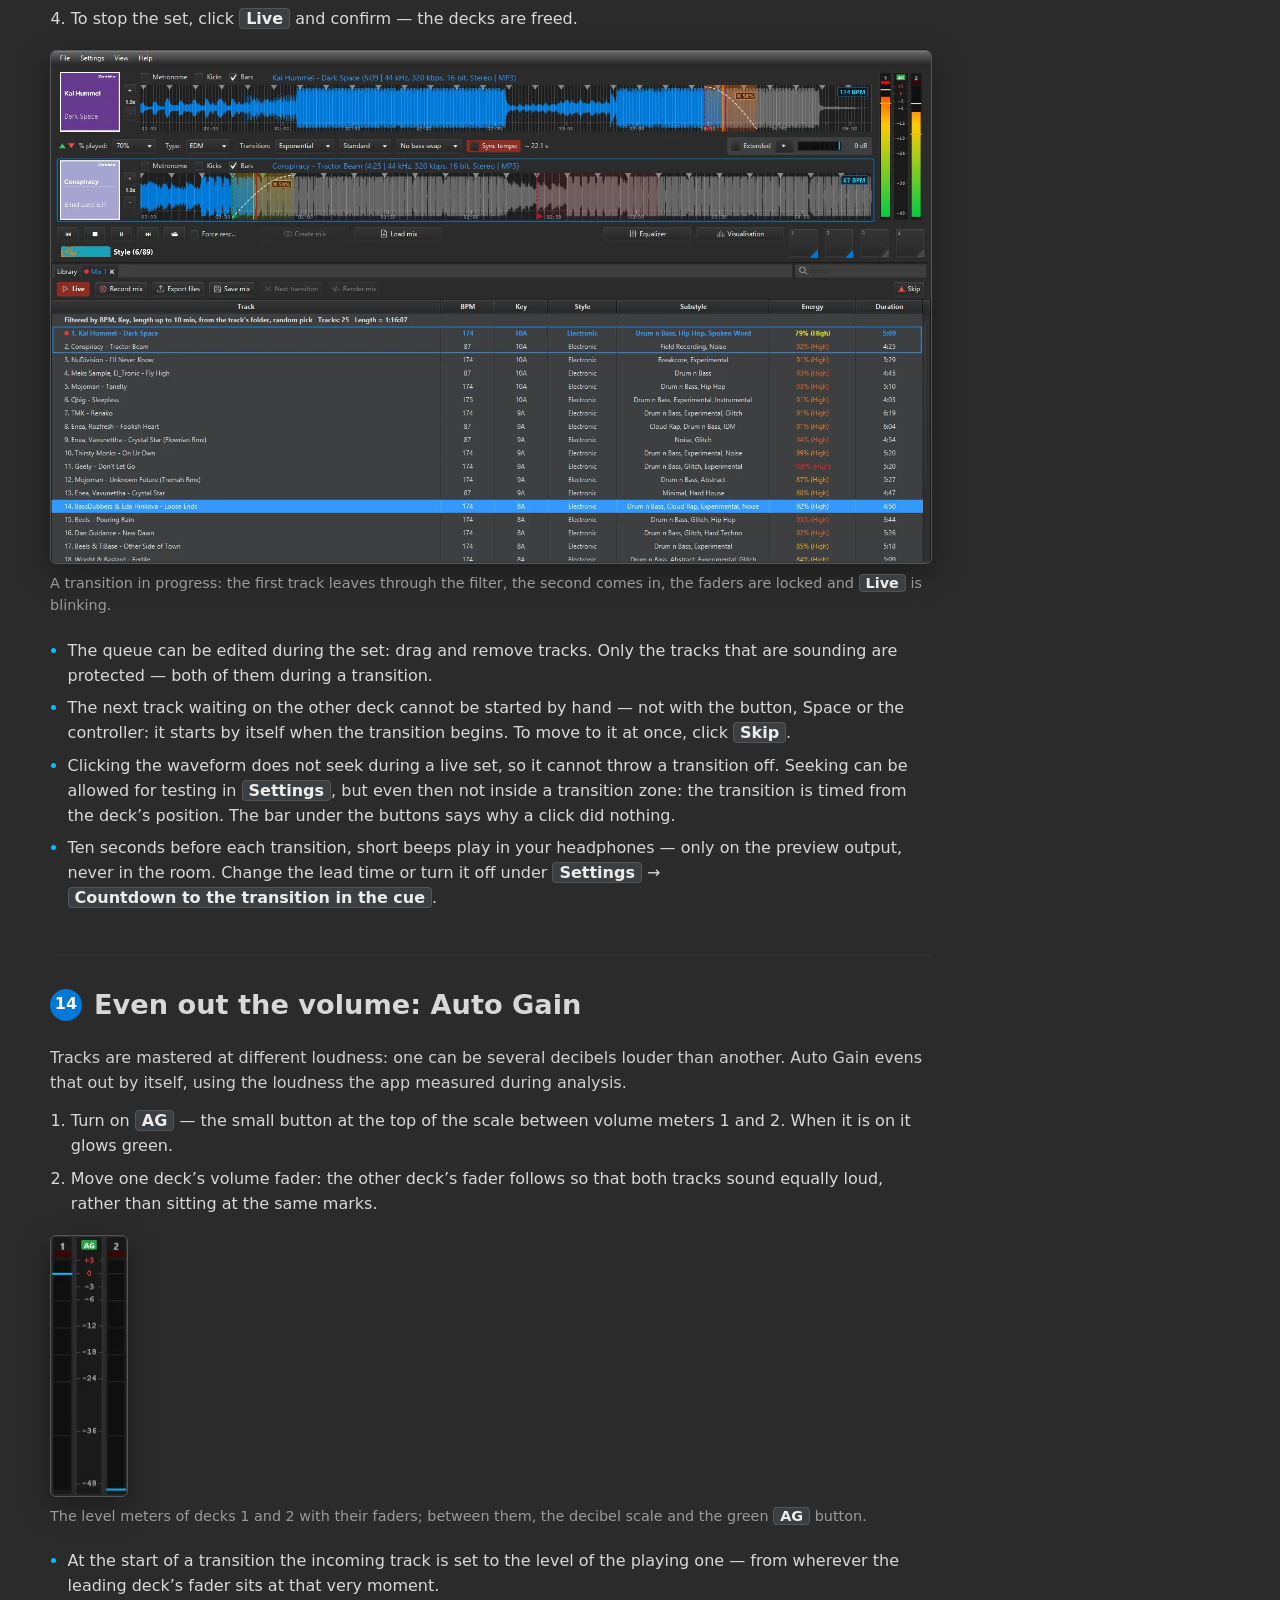
<file: howto.html>
<!doctype html>
<html lang="uk">
  <head>
    <meta charset="UTF-8" />
    <meta name="viewport" content="width=device-width, initial-scale=1.0" />
    <meta name="description" content="Уроки Coda: як створити мікс, підготувати переходи, звести сет наживо, записати й зрендерити його у файл." />
    <meta name="theme-color" content="#2b2b2b" />
    <link rel="icon" type="image/png" href="./icon.png" />
    <title>Coda — Як користуватись</title>
    <script type="module" crossorigin src="./assets/howto-tUnvmxt6.js"></script>
    <link rel="modulepreload" crossorigin href="./assets/styles-Vh-4CpHq.js">
    <link rel="modulepreload" crossorigin href="./assets/Zoomable-BI_UxAUF.js">
    <link rel="stylesheet" crossorigin href="./assets/styles-BgkcF0GA.css">
  </head>
  <body>
    <div id="root"></div>
  </body>
</html>
</file>
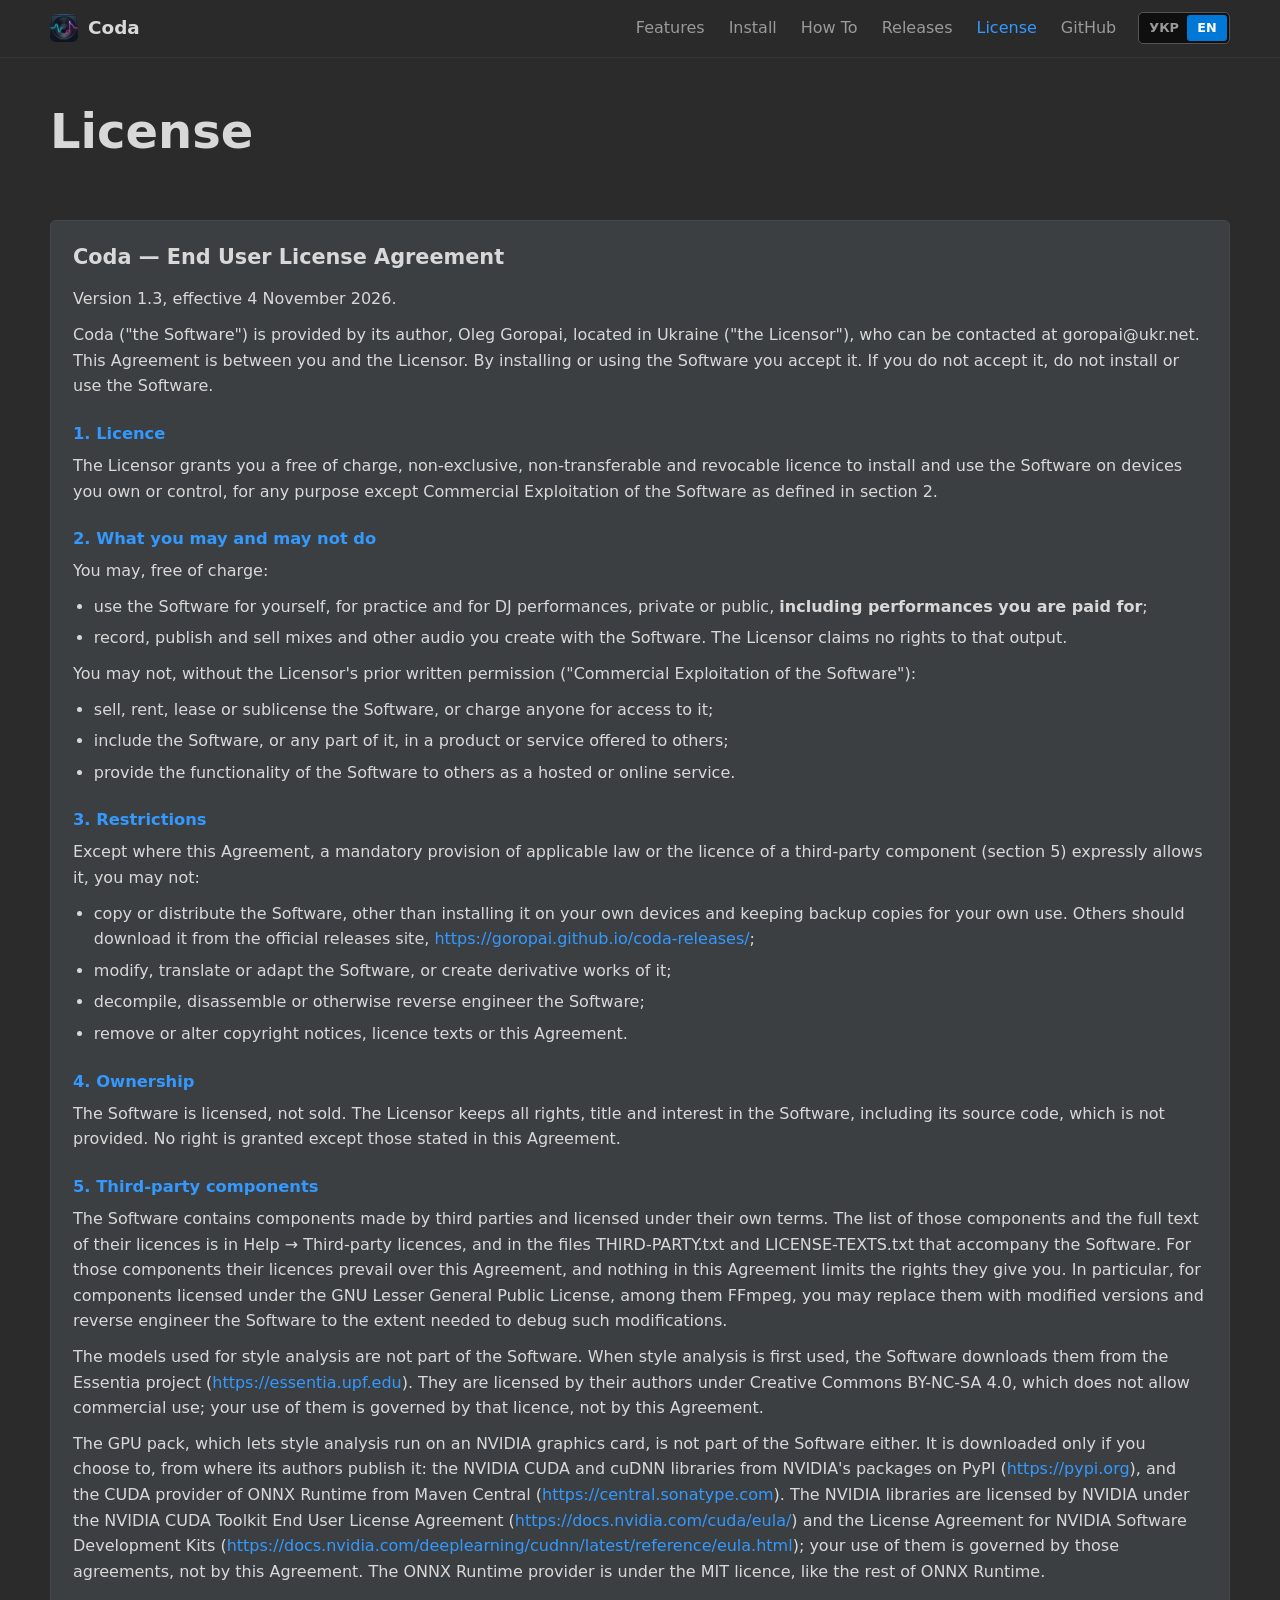
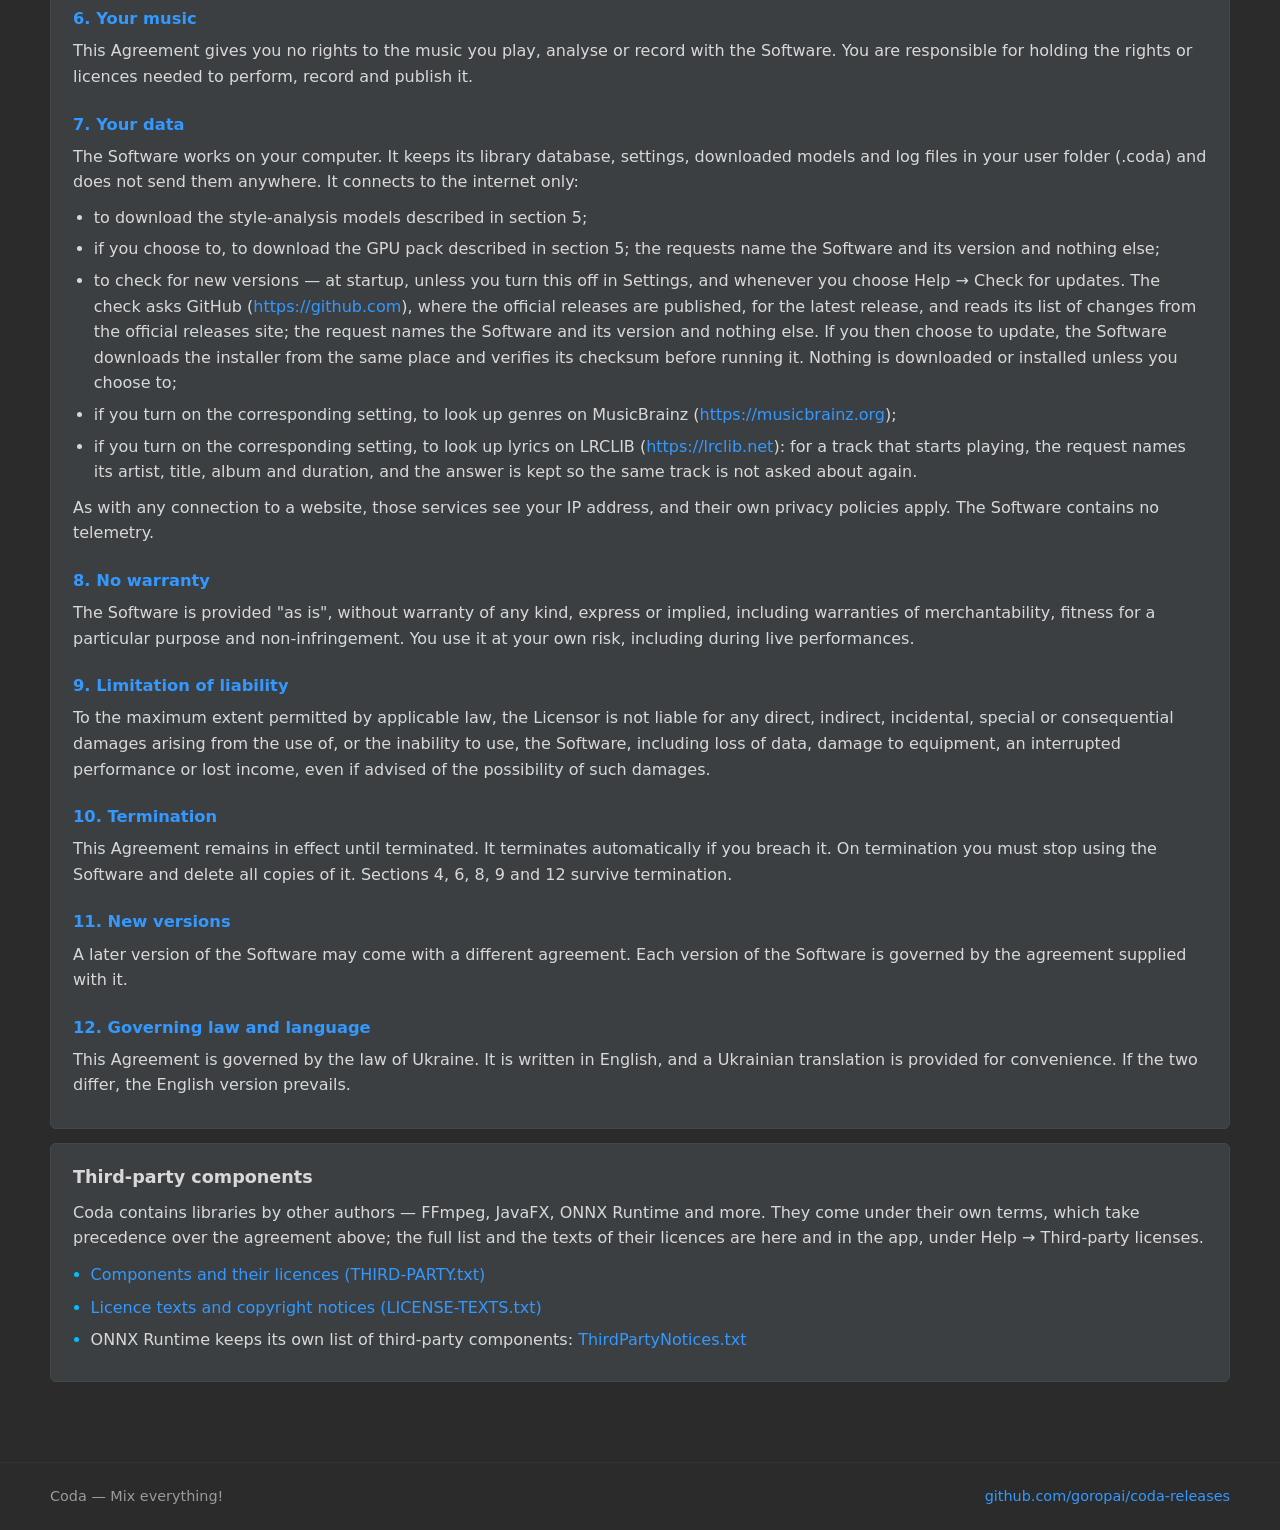
<file: license.html>
<!doctype html>
<html lang="uk">
  <head>
    <meta charset="UTF-8" />
    <meta name="viewport" content="width=device-width, initial-scale=1.0" />
    <meta name="description" content="Ліцензійна угода Coda і ліцензії сторонніх компонентів." />
    <meta name="theme-color" content="#2b2b2b" />
    <link rel="icon" type="image/png" href="./icon.png" />
    <title>Coda — Ліцензія</title>
    <script type="module" crossorigin src="./assets/license-CH9QbAoe.js"></script>
    <link rel="modulepreload" crossorigin href="./assets/styles-Vh-4CpHq.js">
    <link rel="modulepreload" crossorigin href="./assets/usePage-DmwaCcfL.js">
    <link rel="stylesheet" crossorigin href="./assets/styles-BgkcF0GA.css">
  </head>
  <body>
    <div id="root"></div>
  </body>
</html>
</file>
<file: assets/styles-BgkcF0GA.css>
:root{--page:#2b2b2b;--raised:#3c3f41;--deep:#1a1a1a;--trough:#0f0f0f;--border:#333;--border-strong:#555;--text:#d8d8d8;--text-muted:#9a9a9a;--accent:#39f;--accent-strong:#0078d7;--cyan:#00bfff;--amber:#ffb000;--live:#d13b30;--wave-played:#1e90ff;--wave-rest:#8a8a8a;--zone-out:#d13b3047;--zone-in:#46be5a42;--radius:6px;--font:"Segoe UI", system-ui, -apple-system, Roboto, "Helvetica Neue", Arial, sans-serif;--mono:"Cascadia Mono", Consolas, "Courier New", monospace;--lightningcss-light: ;--lightningcss-dark:initial;color-scheme:dark}*{box-sizing:border-box}html{scroll-behavior:smooth}body{background:var(--page);color:var(--text);font-family:var(--font);-webkit-font-smoothing:antialiased;margin:0;font-size:16px;line-height:1.55}a{color:inherit}code{font-family:var(--mono);background:var(--trough);border:1px solid var(--border);border-radius:3px;padding:.05em .35em;font-size:.88em}pre{background:var(--trough);border:1px solid var(--border);border-radius:var(--radius);margin:12px 0;padding:14px 16px;overflow-x:auto}pre code{background:0 0;border:none;padding:0;font-size:.85rem;line-height:1.6}.site-header{z-index:10;-webkit-backdrop-filter:blur(6px);backdrop-filter:blur(6px);border-bottom:1px solid var(--border);background:#2b2b2beb;justify-content:space-between;align-items:center;gap:16px;padding:10px max(16px,50vw - 590px);display:flex;position:sticky;top:0}.brand{align-items:center;gap:10px;font-size:1.15rem;font-weight:700;text-decoration:none;display:flex}.brand img{border-radius:6px;width:28px;height:28px}.site-header nav{flex-wrap:wrap;align-items:center;gap:4px;display:flex}.site-header nav a{color:var(--text-muted);border-radius:4px;padding:6px 10px;text-decoration:none}.site-header nav a:hover,.site-header nav a:focus-visible{color:var(--accent);background:var(--raised)}.lang-switch{border:1px solid var(--border-strong);background:var(--trough);border-radius:5px;margin-left:8px;padding:2px;display:inline-flex}.lang-switch button{font:inherit;min-width:40px;color:var(--text-muted);cursor:pointer;background:0 0;border:0;border-radius:3px;padding:3px 8px;font-size:.8rem;font-weight:700}.lang-switch button:hover{color:var(--text)}.lang-switch button[aria-pressed=true]{background:var(--accent-strong);color:#fff}.button{border:1px solid var(--border-strong);min-height:38px;color:var(--text);background:linear-gradient(#3a3a3a,#2f2f2f);border-radius:4px;justify-content:center;align-items:center;padding:0 18px;font-weight:600;text-decoration:none;transition:border-color .12s,background .12s;display:inline-flex}.button:hover,.button:focus-visible{border-color:var(--accent)}.button-primary{background:var(--accent-strong);border-color:var(--accent-strong);color:#fff}.button-primary:hover,.button-primary:focus-visible{background:var(--accent);border-color:var(--accent)}.text-link{color:var(--accent);text-decoration:none}.text-link:hover{text-decoration:underline}:focus-visible{outline:2px solid var(--cyan);outline-offset:2px}main{padding:0 max(16px,50vw - 590px)}.hero{grid-template-columns:minmax(0,.9fr) minmax(0,1.4fr);align-items:center;gap:40px;padding:56px 0 40px;display:grid}.eyebrow{color:var(--cyan);letter-spacing:.04em;text-transform:uppercase;margin:0 0 6px;font-size:.9rem}h1{margin:0 0 16px;font-size:clamp(2.6rem,6vw,4rem);line-height:1.05}.hero-tagline{color:var(--text-muted);margin-top:6px;font-size:.45em;font-weight:400;display:block}.lead{color:#c4c4c4;max-width:34em;margin:0 0 24px}.hero-actions{flex-wrap:wrap;gap:10px;display:flex}.hero-meta{color:var(--text-muted);margin:12px 0 0;font-size:.85rem}.app-window{border:1px solid var(--border-strong);background:var(--page);-webkit-user-select:none;user-select:none;border-radius:8px;min-width:0;max-width:100%;font-size:11px;overflow:hidden;box-shadow:0 24px 60px #00000073}.app-titlebar{background:var(--accent-strong);color:#fff;align-items:center;gap:8px;height:28px;padding:0 10px;font-size:12px;display:flex}.app-titlebar img{width:16px;height:16px}.app-titlebar-controls{gap:18px;margin-left:auto;display:flex}.app-titlebar-controls i{font-style:normal}.app-menu{color:#ddd;background:linear-gradient(#3a3a3a,#333);gap:16px;padding:4px 12px;display:flex}.app-body{gap:8px;padding:10px;display:flex}.app-decks{flex-direction:column;flex:1;gap:6px;min-width:0;display:flex}.deck{border:1.5px solid #0000;border-radius:4px;gap:6px;padding:4px;display:flex}.deck-active{border-color:var(--accent-strong)}.deck-cover{border-radius:2px;flex:0 0 64px;align-self:center;height:64px}.cover-a{background:radial-gradient(circle at 30% 30%,#ffffff59,#0000 40%),radial-gradient(circle at 60% 60%,#ff8a00 0 18%,#0000 19%),linear-gradient(135deg,#1b2a6b,#0b0f24 70%)}.cover-b{filter:grayscale()contrast(1.2);background:repeating-linear-gradient(45deg,#111 0 6px,#fff 6px 10px)}.deck-zoom{color:#bbb;flex-direction:column;justify-content:center;align-items:center;gap:2px;display:flex}.deck-zoom span{text-align:center;border:1px solid var(--border-strong);background:#333;border-radius:3px;width:16px;height:16px;line-height:14px}.deck-zoom small{font-size:8px;font-weight:700}.deck-main{flex:1;min-width:0}.deck-top{white-space:nowrap;align-items:center;gap:10px;margin-bottom:3px;display:flex;overflow:hidden}.deck-title{color:var(--accent);text-overflow:ellipsis;overflow:hidden}.fake-check:before{content:"";vertical-align:-1px;border:1px solid var(--border-strong);background:var(--deep);border-radius:2px;width:10px;height:10px;margin-right:5px;display:inline-block}.fake-check.checked:before{content:"✓";color:#fff;text-align:center;font-size:9px;line-height:10px}.waveform{width:100%;height:72px;display:block}.waveform-bg{fill:#1e1e1e}.waveform-grid{stroke:#3a3a3a;stroke-width:1px;vector-effect:non-scaling-stroke}.bar-handle{fill:#8a8a8a}.wave-played{fill:var(--wave-played)}.wave-rest{fill:var(--wave-rest)}.zone-curve{fill:none;stroke:#fff;stroke-width:1.2px;stroke-dasharray:5 4;vector-effect:non-scaling-stroke;opacity:.85}.cue{stroke-width:1.5px;stroke-dasharray:4 3;vector-effect:non-scaling-stroke}.cue-out{stroke:var(--live)}.cue-in{stroke:#46be5a}.playhead{stroke:#ff3b30;stroke-width:2px;vector-effect:non-scaling-stroke}.bpm-badge rect{fill:#0000008c;stroke:var(--cyan);stroke-width:1px;vector-effect:non-scaling-stroke}.bpm-badge text{fill:var(--cyan);font:700 13px var(--font)}.transition-row{white-space:nowrap;color:#ccc;flex-wrap:nowrap;align-items:center;gap:6px;padding:2px 4px;display:flex;overflow:hidden}.transition-row .arrows{color:#8a8a8a;letter-spacing:-2px}.fake-combo{border:1px solid var(--border-strong);color:#ddd;background:linear-gradient(#3a3a3a,#303030);border-radius:3px;justify-content:space-between;align-items:center;gap:8px;min-width:56px;padding:2px 6px;display:inline-flex}.fake-combo.wide{min-width:84px}.fake-combo:after{content:"▾";color:#ccc}.duration{color:var(--text-muted)}.app-meters{gap:4px;padding:2px 0;display:flex}.meter{flex-direction:column;align-items:center;gap:3px;width:16px;display:flex}.meter-label{color:#ccc;font-size:9px;font-weight:700}.meter-trough{border:1px solid var(--border);background:var(--trough);border-radius:3px;flex:1;width:100%;position:relative;overflow:hidden}.meter-level{transform-origin:bottom;background:linear-gradient(red 0%,#f60 10%,#fc0 30%,#0c4 100%) bottom/100% 260px;height:60%;animation:.345s ease-out infinite meter-pulse;position:absolute;bottom:0;left:2px;right:2px}.meter-b{height:42%;animation-delay:-.17s}.meter-fader{background:var(--cyan);height:2px;position:absolute;top:22%;left:0;right:0}.meter-scale{color:#8a8a8a;text-align:center;flex-direction:column;justify-content:space-between;width:22px;padding:14px 0 2px;font-size:8px;display:flex}@keyframes meter-pulse{0%{transform:scaleY(1)}to{transform:scaleY(.72)}}@media (prefers-reduced-motion:reduce){.meter-level{animation:none}html{scroll-behavior:auto}}.section{padding:40px 0;scroll-margin-top:64px}h2{margin:0 0 20px;font-size:1.7rem}h3{margin:0 0 10px;font-size:1.1rem}.panel{background:var(--raised);border-radius:var(--radius);border:1px solid #454749;padding:20px 22px}.feature-grid{grid-template-columns:repeat(6,minmax(0,1fr));gap:14px;display:grid}.feature-grid>.feature{grid-column:span 2}.feature-grid>.feature:nth-child(n+4){grid-column:span 3}@media (width<=900px){.feature-grid{grid-template-columns:repeat(2,minmax(0,1fr))}.feature-grid>.feature,.feature-grid>.feature:nth-child(n+4){grid-column:span 1}.feature-grid>.feature:last-child:nth-child(odd){grid-column:span 2}}@media (width<=520px){.feature-grid{grid-template-columns:minmax(0,1fr)}.feature-grid>.feature:last-child:nth-child(odd){grid-column:span 1}}.feature{border-top:3px solid var(--group)}.feature ul,.release-notes{margin:0;padding-left:1.1em}.feature li,.release-notes li{color:#c8c8c8;margin:0 0 8px}.feature li::marker{color:var(--group)}.formats{color:var(--text-muted);margin:18px 0 0;line-height:2}.release-list{gap:14px;margin:0;padding:0;list-style:none;display:grid}.release-latest{border-color:var(--accent-strong);box-shadow:inset 3px 0 0 var(--accent-strong)}.release-head{flex-wrap:wrap;align-items:baseline;gap:8px 12px;margin-bottom:12px;display:flex}.release-version{font-family:var(--mono);color:var(--cyan);font-size:1.25rem;font-weight:700}.release-title{font-weight:600}.release-meta{color:var(--text-muted);gap:14px;margin-left:auto;font-size:.9rem;display:inline-flex}.download-count{color:var(--cyan);font-variant-numeric:tabular-nums;white-space:nowrap}.callout{border-left:3px solid var(--amber);background:#ffb00012;border-radius:0 4px 4px 0;margin-top:16px;padding:12px 14px}.callout strong{color:var(--amber)}.callout p{color:#c8c8c8;margin:4px 0 0;font-size:.92rem}.badge{color:var(--accent);background:#3399ff26;border:1px solid #39f6;border-radius:999px;padding:2px 8px;font-size:.75rem;font-weight:700}.release-notes li::marker{color:var(--amber)}.release-actions{flex-wrap:wrap;align-items:center;gap:14px;margin-top:16px;display:flex}.install-grid{grid-template-columns:repeat(auto-fit,minmax(300px,1fr));gap:14px;display:grid}.steps{margin:0 0 12px;padding-left:1.3em}.steps li{margin-bottom:8px}.needs{margin:0;padding-left:1.1em}.needs li{margin-bottom:8px}.needs li::marker{color:var(--cyan)}.muted{color:var(--text-muted);margin:8px 0 0}.eula{line-height:1.6}.eula h3{margin-bottom:12px;font-size:1.3rem}.eula h4{color:var(--accent);margin:22px 0 6px;font-size:1.02rem}.eula p{margin:0 0 10px}.eula ul{margin:0 0 10px;padding-left:1.3em}.eula li{margin-bottom:6px}.eula a{overflow-wrap:anywhere}.third-party{margin-top:14px}.third-party p{margin:0 0 12px}.site-footer{border-top:1px solid var(--border);color:var(--text-muted);flex-wrap:wrap;justify-content:space-between;gap:10px;margin-top:40px;padding:22px max(16px,50vw - 590px);font-size:.9rem;display:flex}.site-header nav a[aria-current=page]{color:var(--accent)}.page-intro{padding:48px 0 8px}.page-intro h1{font-size:clamp(2rem,4.5vw,3rem)}.howto-layout{grid-template-columns:minmax(0,1fr) 250px;align-items:start;gap:48px;display:grid}.lesson{border-top:1px solid var(--border);padding:28px 0}.lesson:first-child{border-top:none}.lesson h2{align-items:center;gap:12px;display:flex}.lesson-number{background:var(--accent-strong);color:#fff;border-radius:50%;flex:none;place-items:center;width:32px;height:32px;font-size:1rem;display:inline-grid}.lesson p{color:#cfcfcf;margin:0 0 14px}.lesson .steps,.lesson .needs{margin:0 0 16px}.ui-label{color:#ececec;background:var(--raised);border:1px solid var(--border-strong);white-space:nowrap;-webkit-box-decoration-break:clone;box-decoration-break:clone;border-radius:4px;padding:0 6px;font-weight:600}@media (width<=520px){.ui-label{white-space:normal}}.shot{margin:18px 0 22px}.shot img{border:1px solid var(--border-strong);border-radius:var(--radius);width:100%;height:auto;display:block;box-shadow:0 10px 30px #00000059}.zoomable{cursor:zoom-in;display:block}.lightbox{z-index:1000;cursor:zoom-out;background:#000000e0;justify-content:center;align-items:center;padding:24px;display:flex;position:fixed;inset:0}.lightbox img{object-fit:contain;border:1px solid var(--border-strong);border-radius:var(--radius);max-width:100%;max-height:100%;box-shadow:0 20px 60px #0009}.lightbox-close{color:#fff;cursor:pointer;background:#ffffff1f;border:0;border-radius:50%;width:40px;height:40px;font-size:26px;line-height:1;position:absolute;top:12px;right:16px}.lightbox-close:hover,.lightbox-close:focus-visible{background:var(--accent)}.shot-small img{width:auto;max-width:100%}.shot figcaption{color:var(--text-muted);margin-top:8px;font-size:.9rem}.callout.tip{border-left-color:var(--cyan);background:#00bfff12}.callout.tip p{margin:0}.howto-toc{overscroll-behavior:contain;scrollbar-width:thin;max-height:calc(100vh - 76px);padding:28px 0;position:sticky;top:76px;overflow-y:auto}.toc-title{color:var(--text-muted);letter-spacing:.06em;text-transform:uppercase;margin:0 0 8px;font-size:.8rem}.howto-toc ol{border-left:2px solid var(--border);margin:0 0 14px;padding:0;list-style:none}.howto-toc li a{color:var(--text-muted);border-left:2px solid #0000;margin-left:-2px;padding:5px 0 5px 12px;font-size:.92rem;line-height:1.35;text-decoration:none;display:block}.howto-toc li a:hover{color:var(--text)}.howto-toc li a[aria-current=true]{color:var(--accent);border-left-color:var(--accent)}.toc-top{font-size:.85rem}@media (width<=900px){.howto-layout{grid-template-columns:minmax(0,1fr);gap:0}.howto-toc{order:-1;max-height:none;padding:8px 0 0;position:static;overflow:visible}.hero{grid-template-columns:minmax(0,1fr);padding-top:32px}.site-header nav a{padding:6px 7px}}@media (width<=520px){.site-header{flex-direction:column;align-items:flex-start;gap:6px}.app-window{font-size:9px}.deck-cover{flex-basis:40px;height:40px}.deck-zoom,.app-menu span:nth-child(n+3){display:none}.release-meta{margin-left:0}}
</file>
